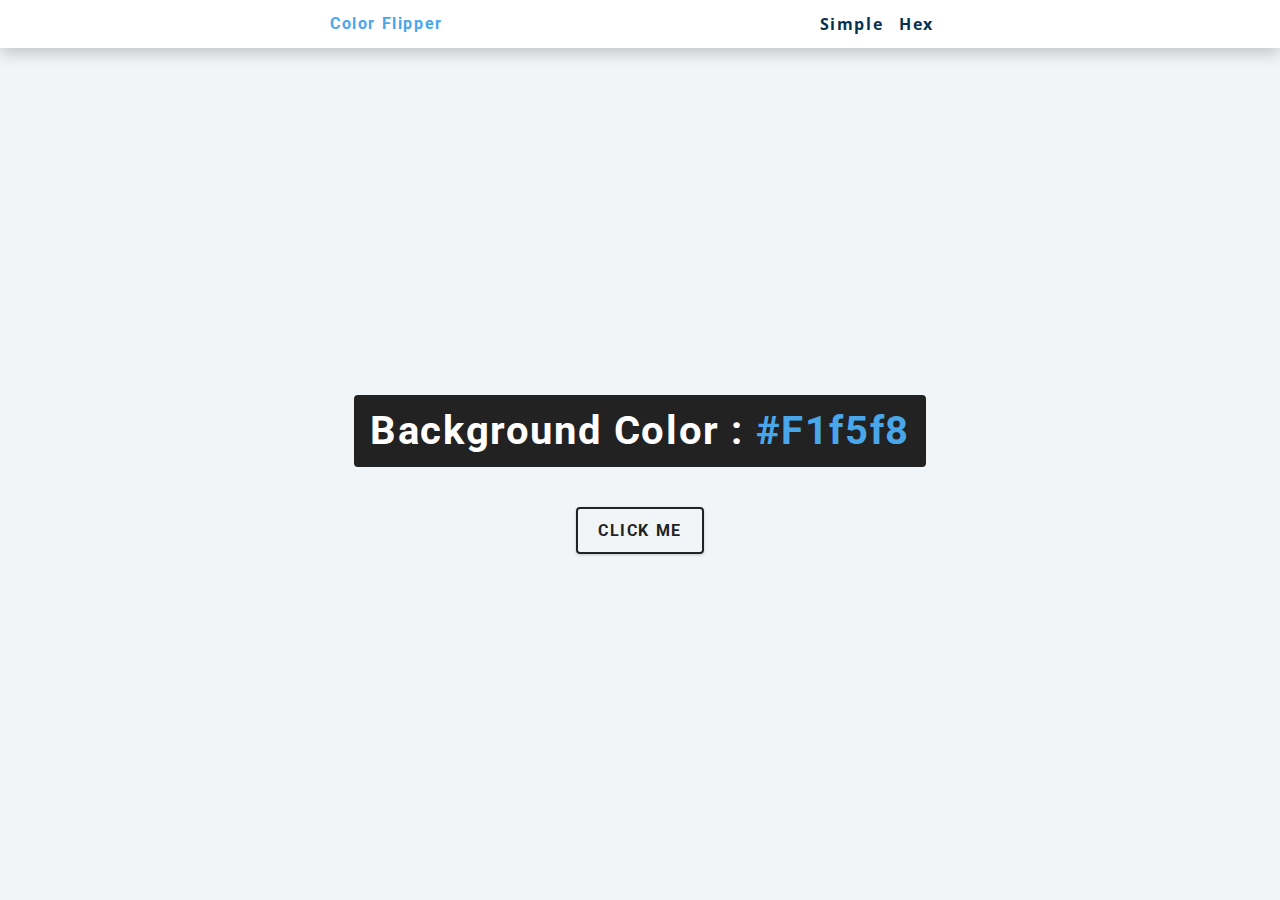
<file: color-flipper/index.html>
<!DOCTYPE html>
<html lang="en">
  <head>
    <meta charset="UTF-8" />
    <meta name="viewport" content="width=device-width, initial-scale=1.0" />
    <title>Color Flipper || Simple</title>

    <!-- styles -->
    <link rel="stylesheet" href="styles.css" />
  </head>
  <body>
    <nav>
      <div class="nav-center">
        <h4>color flipper</h4>
        <ul class="nav-links">
          <li>
            <a href="index.html">simple</a>
          </li>
          <li>
            <a href="hex.html">hex</a>
          </li>
        </ul>
      </div>
    </nav>
    <main>
      <div class="container">
        <h2>background color : <span class="color"> #f1f5f8 </span></h2>
        <button class="btn btn-hero" id="btn">click me</button>
      </div>
    </main>
    <!-- javascript -->
    <script src="app.js"></script>
  </body>
</html>
</file>
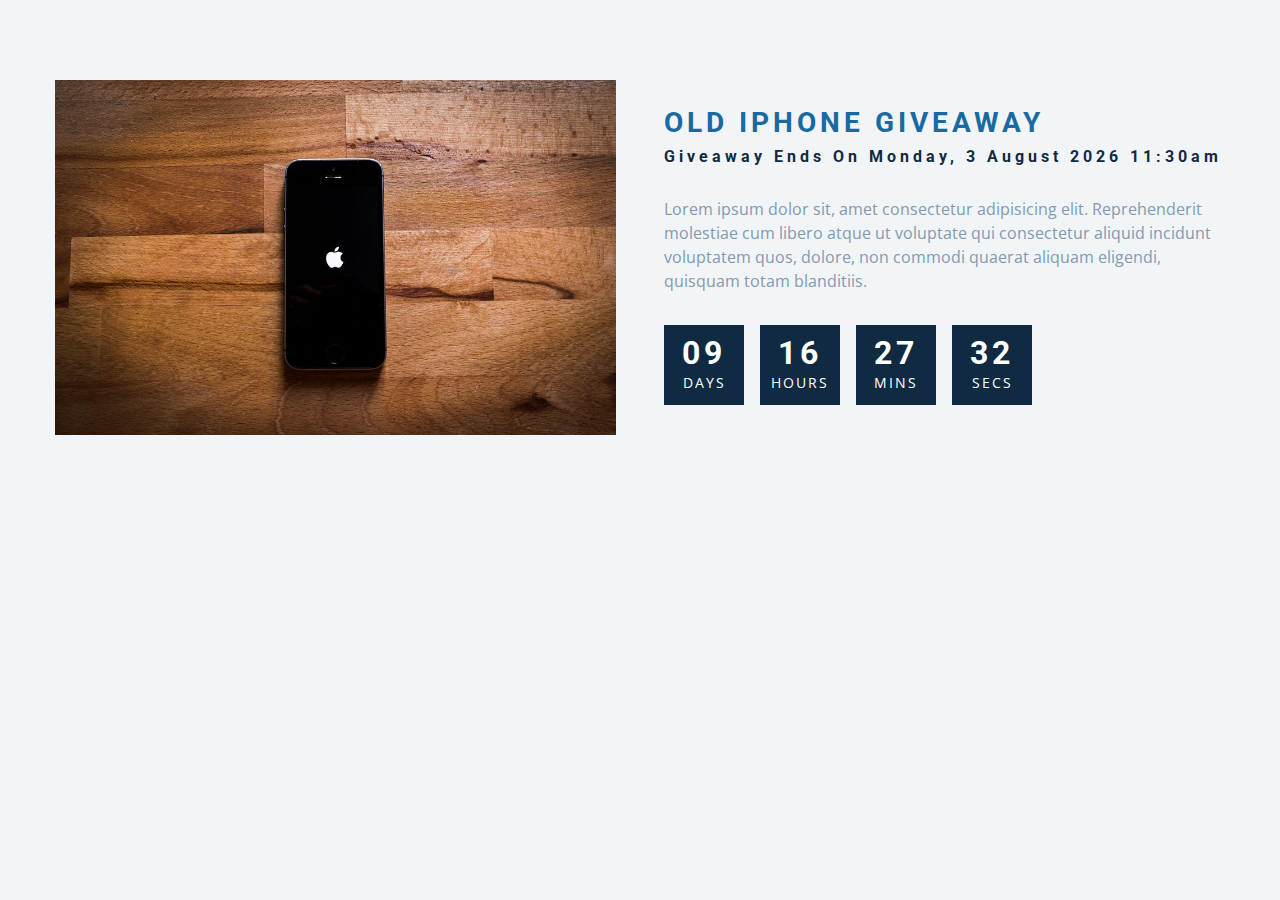
<file: countdown-timer/index.html>
<!DOCTYPE html>
<html lang="en">
  <head>
    <meta charset="UTF-8" />
    <meta name="viewport" content="width=device-width, initial-scale=1.0" />
    <title>Countdown</title>

    <!-- styles -->
    <link rel="stylesheet" href="styles.css" />
  </head>
  <body>
    <section class="section-center">
      <!-- image -->
      <article class="gift-img">
        <img src="./gift.jpeg" alt="gift" />
      </article>
      <!-- info -->
      <article class="gift-info">
        <h3>old iphone giveaway</h3>
        <h4 class="giveaway">
          giveaway ends on Sunday, 24 April 2020, 8:00am
        </h4>
        <p>
          Lorem ipsum dolor sit, amet consectetur adipisicing elit.
          Reprehenderit molestiae cum libero atque ut voluptate qui consectetur
          aliquid incidunt voluptatem quos, dolore, non commodi quaerat aliquam
          eligendi, quisquam totam blanditiis.
        </p>
        <div class="deadline">
          <!-- days -->
          <div class="deadline-format">
            <div>
              <h4 class="days">34</h4>
              <span>days</span>
            </div>
          </div>
          <!-- end of days -->
          <!-- days -->
          <div class="deadline-format">
            <div>
              <h4 class="hours">34</h4>
              <span>hours</span>
            </div>
          </div>
          <!-- end of days -->
          <!-- minutes -->
          <div class="deadline-format">
            <div>
              <h4 class="minutes">34</h4>
              <span>mins</span>
            </div>
          </div>
          <!-- end of days -->
          <!-- minutes -->
          <div class="deadline-format">
            <div>
              <h4 class="seconds">34</h4>
              <span>secs</span>
            </div>
          </div>
          <!-- end of days -->
        </div>
      </article>
    </section>
    <!-- javascript -->
    <script src="app.js"></script>
  </body>
</html>
</file>
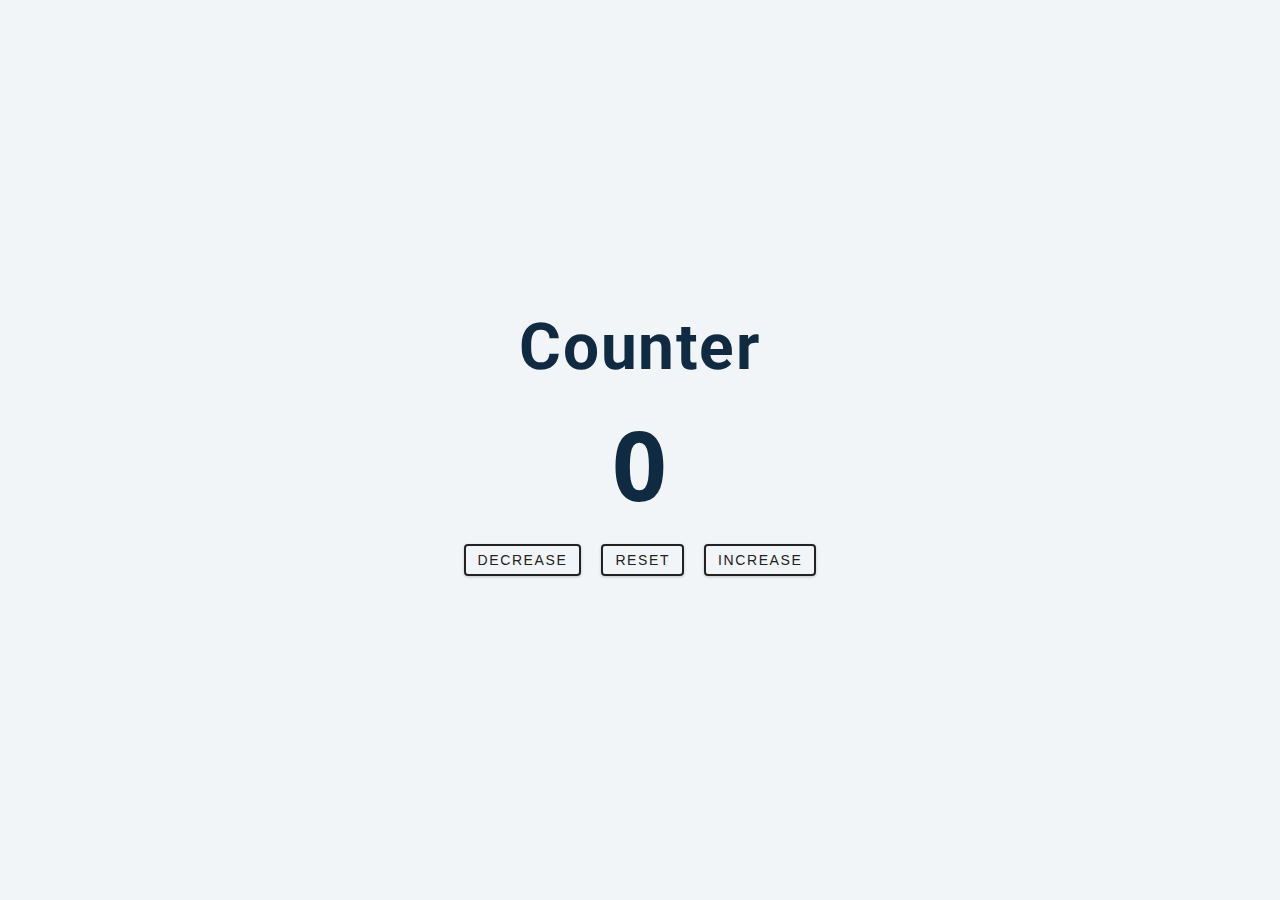
<file: counter/index.html>
<!DOCTYPE html>
<html lang="en">
  <head>
    <meta charset="UTF-8" />
    <meta name="viewport" content="width=device-width, initial-scale=1.0" />
    <title>Counter</title>

    <!-- styles -->
    <link rel="stylesheet" href="styles.css" />
  </head>
  <body>
    <main>
      <div class="container">
        <h1>counter</h1>
        <span id="value">0</span>
        <div class="button-container">
          <button class="btn decrease">decrease</button>
          <button class="btn reset">reset</button>
          <button class="btn increase">increase</button>
        </div>
      </div>
    </main>
    <!-- javascript -->
    <script src="app.js"></script>
  </body>
</html>
</file>
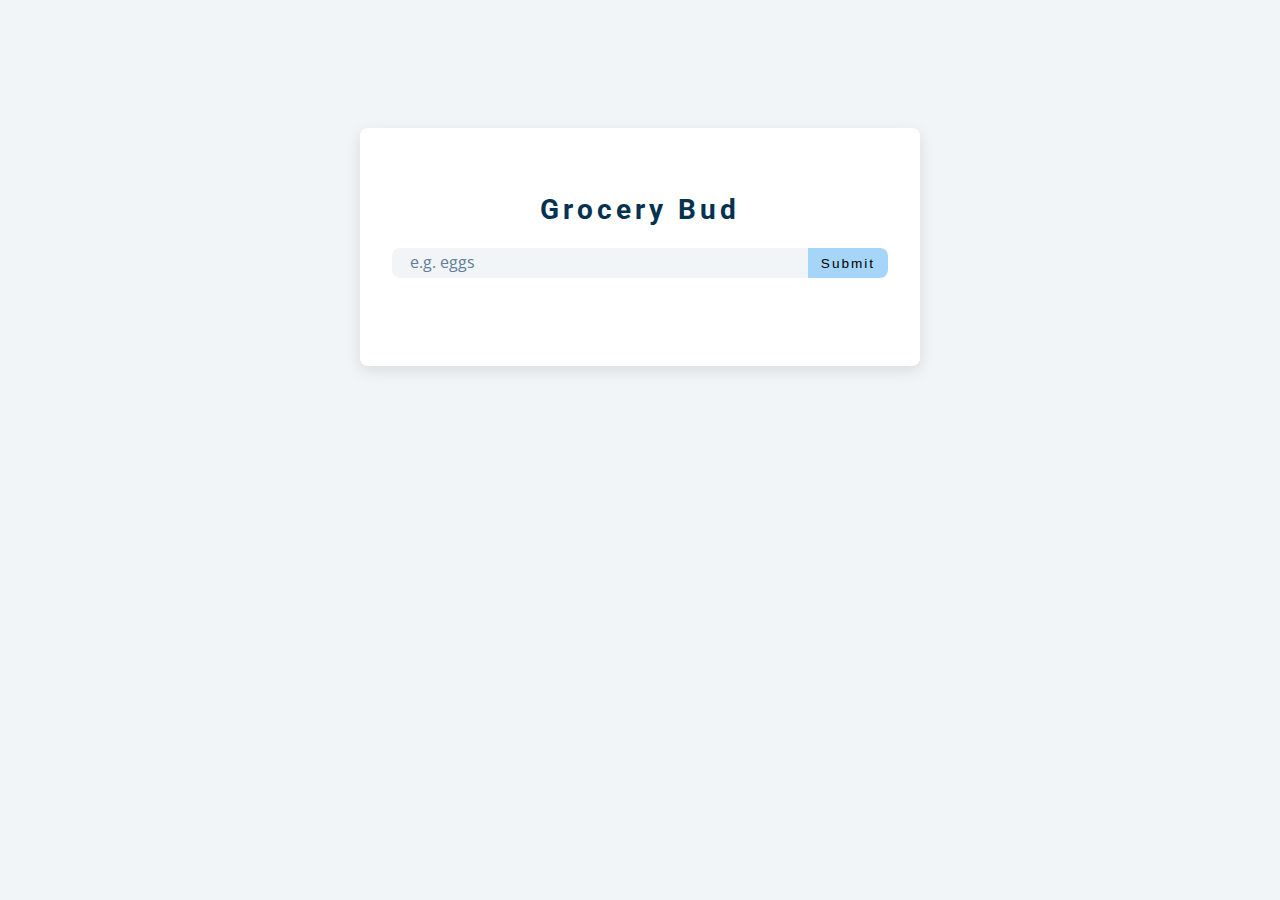
<file: grocery/index.html>
<!DOCTYPE html>
<html lang="en">
  <head>
    <meta charset="UTF-8" />
    <meta name="viewport" content="width=device-width, initial-scale=1.0" />
    <title>Grocery Bud</title>
    <!-- font-awesome -->
    <link
      rel="stylesheet"
      href="https://cdnjs.cloudflare.com/ajax/libs/font-awesome/5.14.0/css/all.min.css"
    />
    <!-- styles -->
    <link rel="stylesheet" href="styles.css" />
  </head>
  <body>
    <section class="section-center">
      <!-- form -->
      <form class="grocery-form">
        <p class="alert"></p>
        <h3>grocery bud</h3>
        <div class="form-control">
          <input type="text" id="grocery" placeholder="e.g. eggs" />
          <button type="submit" class="submit-btn">submit</button>
        </div>
      </form>
      <!-- list -->
      <div class="grocery-container">
        <div class="grocery-list"></div>
        <button class="clear-btn">clear items</button>
      </div>
    </section>
    <!-- javascript -->
    <script src="app.js"></script>
  </body>
</html>
</file>
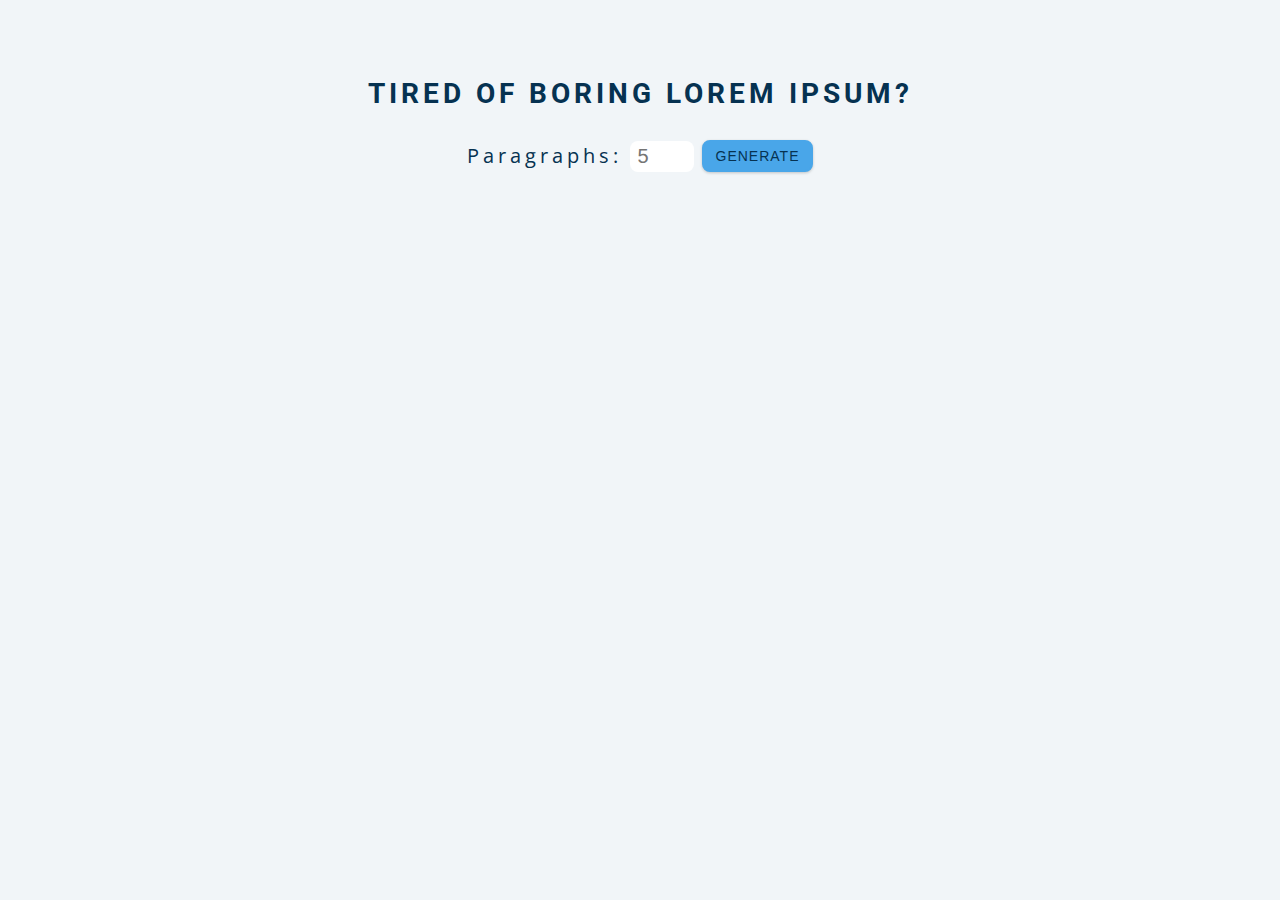
<file: lorem-ipsum/index.html>
<!DOCTYPE html>
<html lang="en">
  <head>
    <meta charset="UTF-8" />
    <meta name="viewport" content="width=device-width, initial-scale=1.0" />
    <title>Lorem Ipsum</title>

    <!-- styles -->
    <link rel="stylesheet" href="styles.css" />
  </head>
  <body>
    <section class="section-center">
      <h3>tired of boring lorem ipsum?</h3>
      <form class="lorem-form">
        <label for="amount">paragraphs:</label>
        <input type="number" name="amount" id="amount" placeholder="5" />
        <button type="submit" class="btn">generate</button>
      </form>
      <article class="lorem-text"></article>
    </section>

    <!-- javascript -->
    <script src="app.js"></script>
  </body>
</html>
</file>
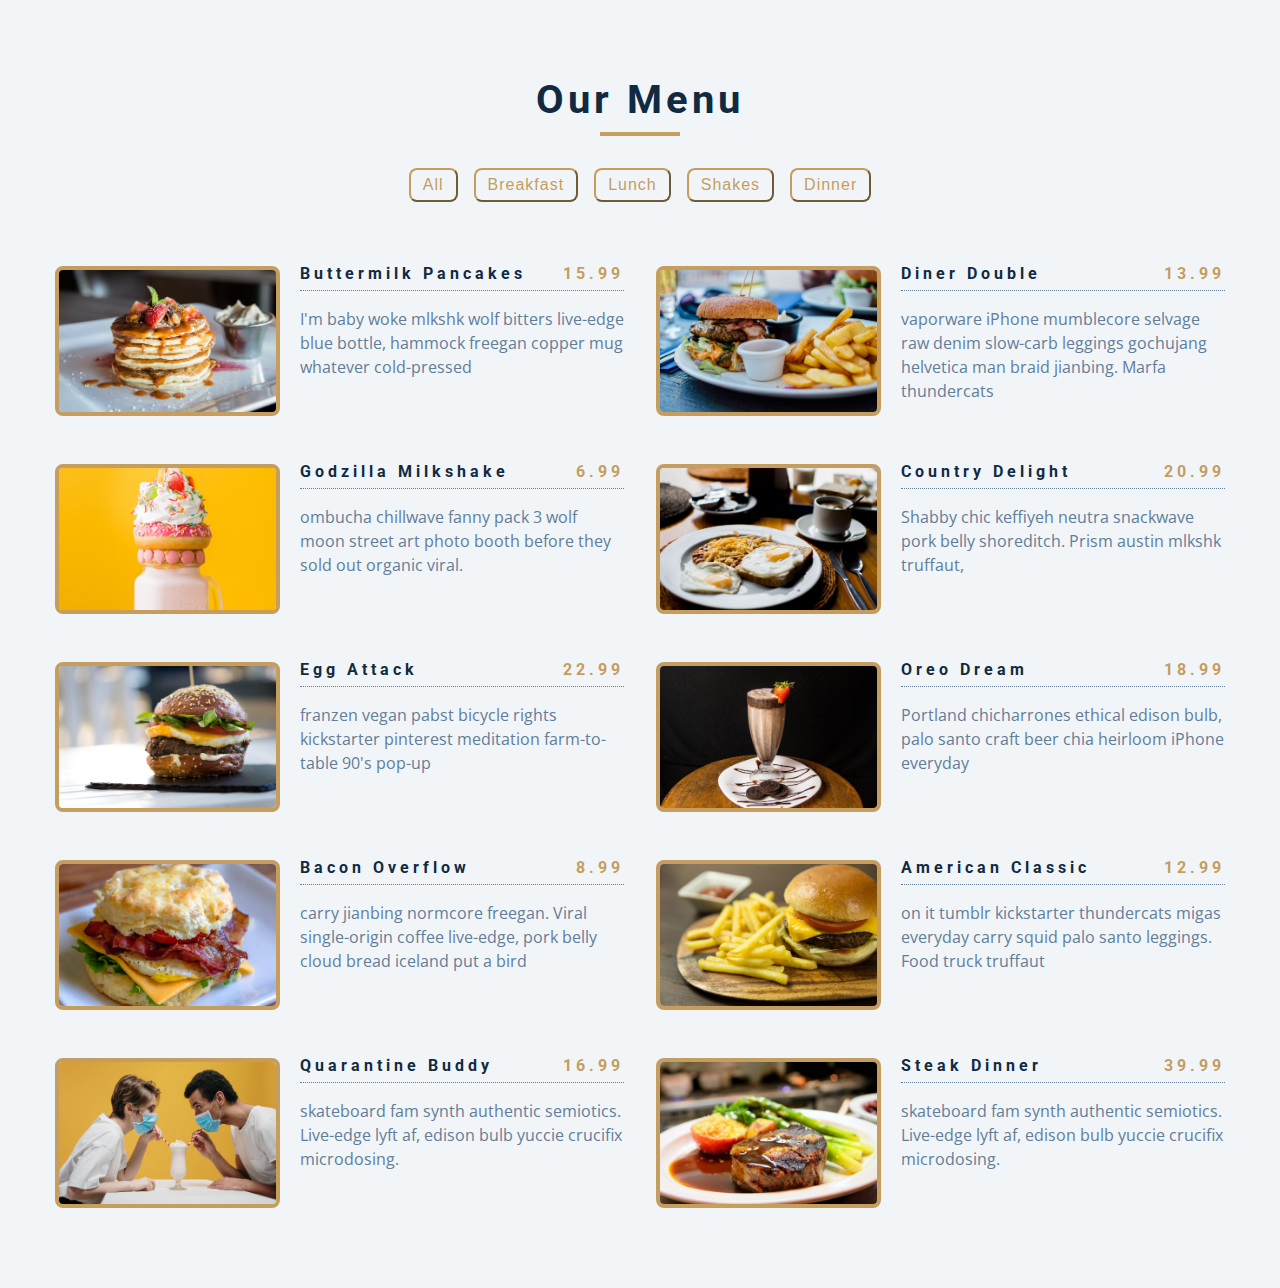
<file: menu/index.html>
<!DOCTYPE html>
<html lang="en">
  <head>
    <meta charset="UTF-8" />
    <meta name="viewport" content="width=device-width, initial-scale=1.0" />
    <title>Starter</title>
    <!-- font-awesome -->
    <link
      rel="stylesheet"
      href="https://cdnjs.cloudflare.com/ajax/libs/font-awesome/5.14.0/css/all.min.css"
    />
    <!-- styles -->
    <link rel="stylesheet" href="styles.css" />
  </head>
  <body>
    <section class="menu">
      <!-- title -->
      <div class="title">
        <h2>our menu</h2>
        <div class="underline"></div>
      </div>
      <!-- filter buttons -->
      <div class="btn-container">
        <!-- <button class="filter-btn" data-id="all" type="button">all</button>
        <button class="filter-btn" data-id="breakfast" type="button">
          breakfast
        </button>
        <button class="filter-btn" data-id="lunch" type="button">lunch</button>
        <button class="filter-btn" data-id="shakes" type="button">
          shakes
        </button> -->
      </div>
      <!-- menu items -->
      <div class="section-center">
        <!-- single item -->
        <article class="menu-item">
          <img src="./menu-item.jpeg" class="photo" alt="menu item" />
          <div class="item-info">
            <header>
              <h4>buttermilk pancakes</h4>
              <h4 class="price">$15</h4>
            </header>
            <p class="item-text">
              Lorem, ipsum dolor sit amet consectetur adipisicing elit. Quas vel
              mollitia perspiciatis repellat quaerat quos natus, neque eligendi
              culpa veritatis.
            </p>
          </div>
        </article>
        <!-- end of single item -->
      </div>
    </section>
    <!-- javascript -->
    <script src="app.js"></script>
  </body>
</html>
</file>
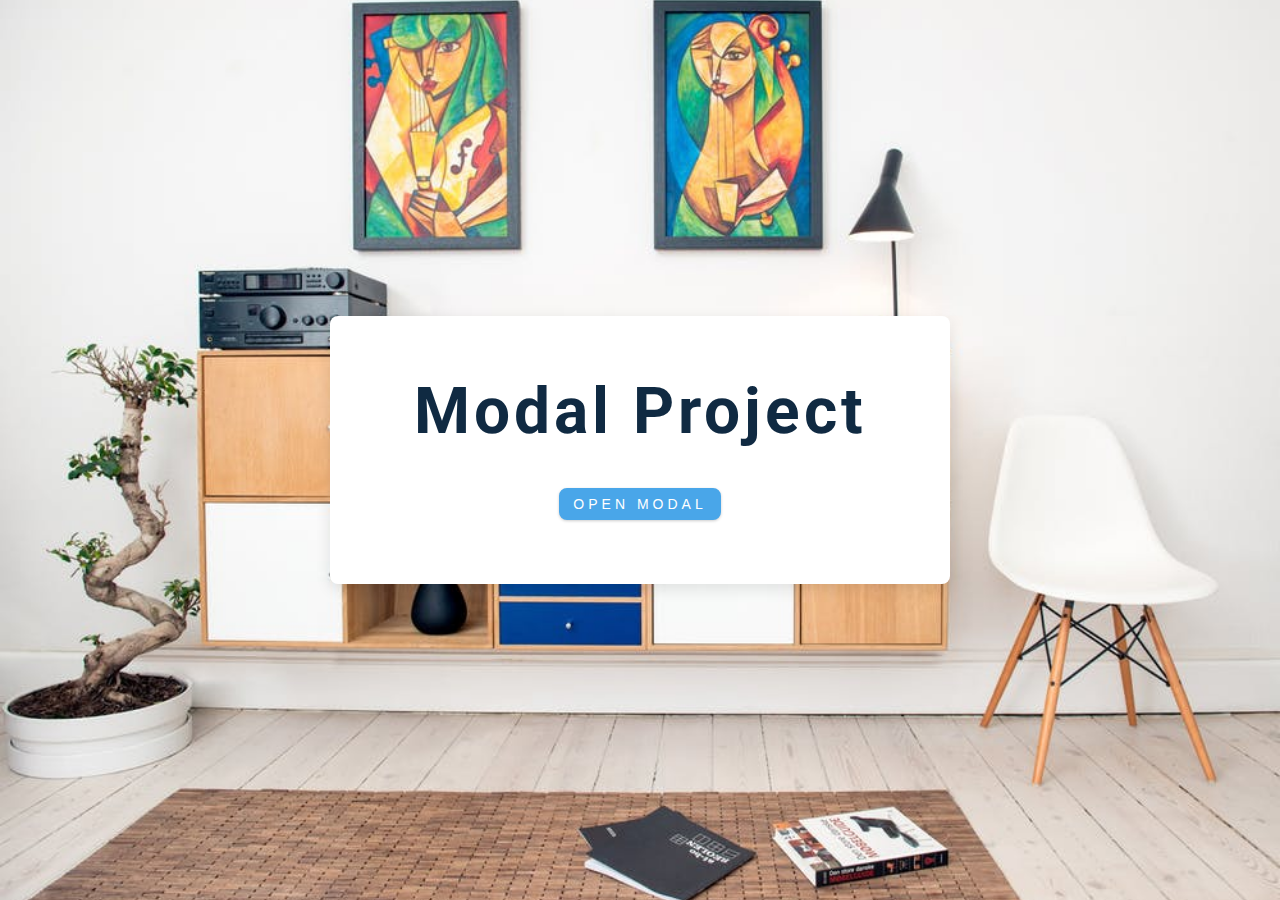
<file: modal/index.html>
<!DOCTYPE html>
<html lang="en">
  <head>
    <meta charset="UTF-8" />
    <meta name="viewport" content="width=device-width, initial-scale=1.0" />
    <title>Modal</title>
    <!-- font-awesome -->
    <link
      rel="stylesheet"
      href="https://cdnjs.cloudflare.com/ajax/libs/font-awesome/5.14.0/css/all.min.css"
    />
    <!-- styles -->
    <link rel="stylesheet" href="styles.css" />
  </head>
  <body>
    <!-- hero -->
    <header class="hero">
      <div class="banner">
        <h1>modal project</h1>
        <button class="btn modal-btn">open modal</button>
      </div>
    </header>
    <!-- end of hero -->
    <!-- modal -->
    <div class="modal-overlay">
      <div class="modal-container">
        <h3>modal content</h3>
        <button class="close-btn">
          <i class="fas fa-times"></i>
        </button>
      </div>
    </div>
    <!-- javascript -->
    <script src="app.js"></script>
  </body>
</html>
</file>
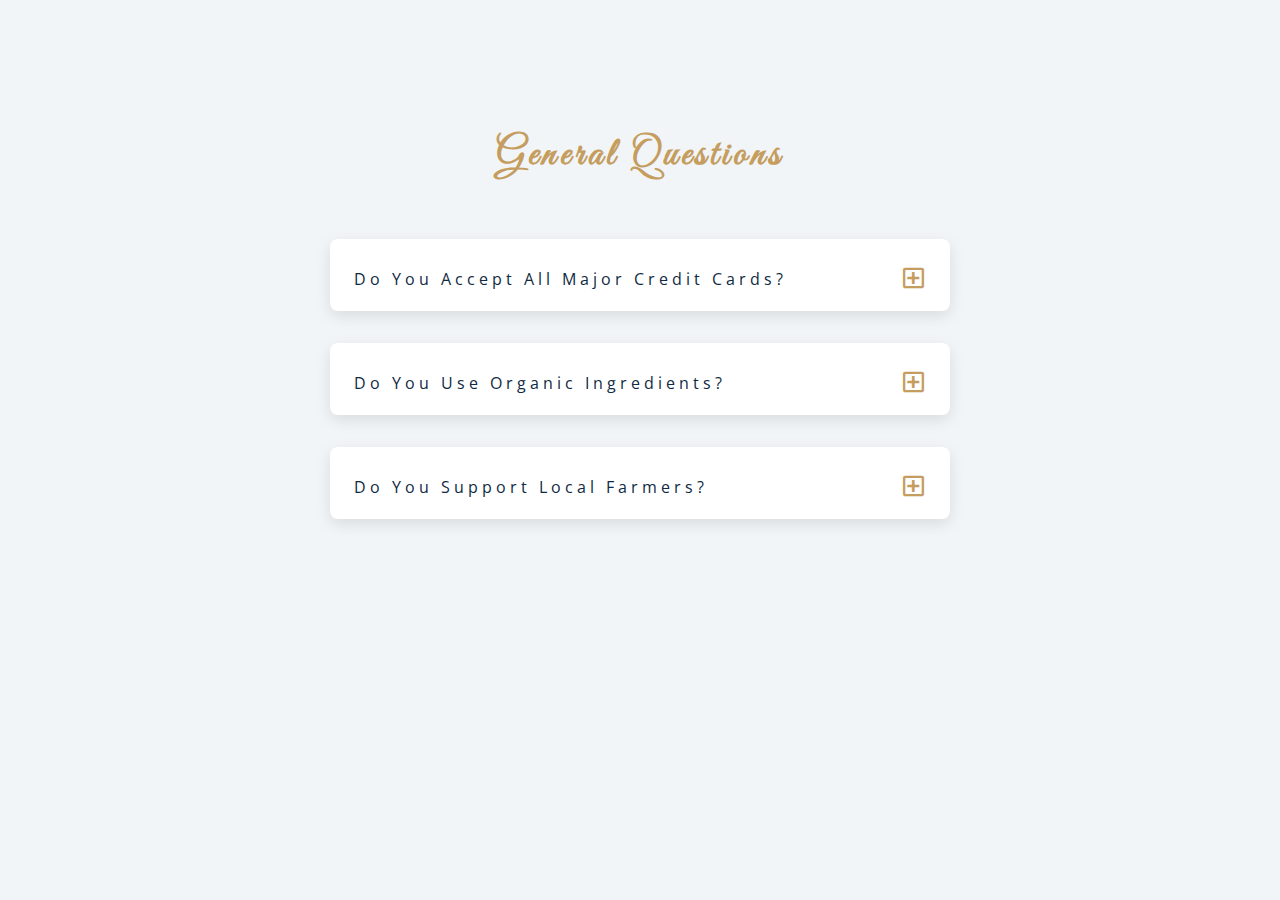
<file: questions/index.html>
<!DOCTYPE html>
<html lang="en">
  <head>
    <meta charset="UTF-8" />
    <meta name="viewport" content="width=device-width, initial-scale=1.0" />
    <title>Q & A</title>
    <!-- font-awesome -->
    <link
      rel="stylesheet"
      href="https://cdnjs.cloudflare.com/ajax/libs/font-awesome/5.14.0/css/all.min.css"
    />
    <!-- extra fonts -->
    <link
      href="https://fonts.googleapis.com/css?family=Great+Vibes&display=swap"
      rel="stylesheet"
    />
    <!-- styles -->
    <link rel="stylesheet" href="styles.css" />
  </head>
  <body>
    <section class="questions">
      <!-- title -->
      <div class="title">
        <h2>general questions</h2>
      </div>
      <!-- questions -->
      <div class="section-center">
        <!-- single question -->
        <article class="question">
          <!-- question title -->
          <div class="question-title">
            <p>do you accept all major credit cards?</p>
            <button type="button" class="question-btn">
              <span class="plus-icon">
                <i class="far fa-plus-square"></i>
              </span>
              <span class="minus-icon">
                <i class="far fa-minus-square"></i>
              </span>
            </button>
          </div>
          <!-- question text -->
          <div class="question-text">
            Lorem ipsum dolor sit, amet consectetur adipisicing elit. Quod modi
            nesciunt, voluptatum eum expedita recusandae temporibus facere
            perferendis deleniti consequuntur!
          </div>
        </article>
        <!-- end singe question -->
        <!-- single question -->
        <article class="question">
          <!-- question title -->
          <div class="question-title">
            <p>do you use organic ingredients?</p>
            <button type="button" class="question-btn">
              <span class="plus-icon">
                <i class="far fa-plus-square"></i>
              </span>
              <span class="minus-icon">
                <i class="far fa-minus-square"></i>
              </span>
            </button>
          </div>
          <!-- question text -->
          <div class="question-text">
            Lorem ipsum dolor sit, amet consectetur adipisicing elit. Quod modi
            nesciunt, voluptatum eum expedita recusandae temporibus facere
            perferendis deleniti consequuntur!
          </div>
        </article>
        <!-- end singe question -->
        <!-- single question -->
        <article class="question">
          <!-- question title -->
          <div class="question-title">
            <p>do you support local farmers?</p>
            <button type="button" class="question-btn">
              <span class="plus-icon">
                <i class="far fa-plus-square"></i>
              </span>
              <span class="minus-icon">
                <i class="far fa-minus-square"></i>
              </span>
            </button>
          </div>
          <!-- question text -->
          <div class="question-text">
            Lorem ipsum dolor sit, amet consectetur adipisicing elit. Quod modi
            nesciunt, voluptatum eum expedita recusandae temporibus facere
            perferendis deleniti consequuntur!
          </div>
        </article>
        <!-- end singe question -->
      </div>
    </section>
    <!-- javascript -->
    <script src="app.js"></script>
  </body>
</html>
</file>
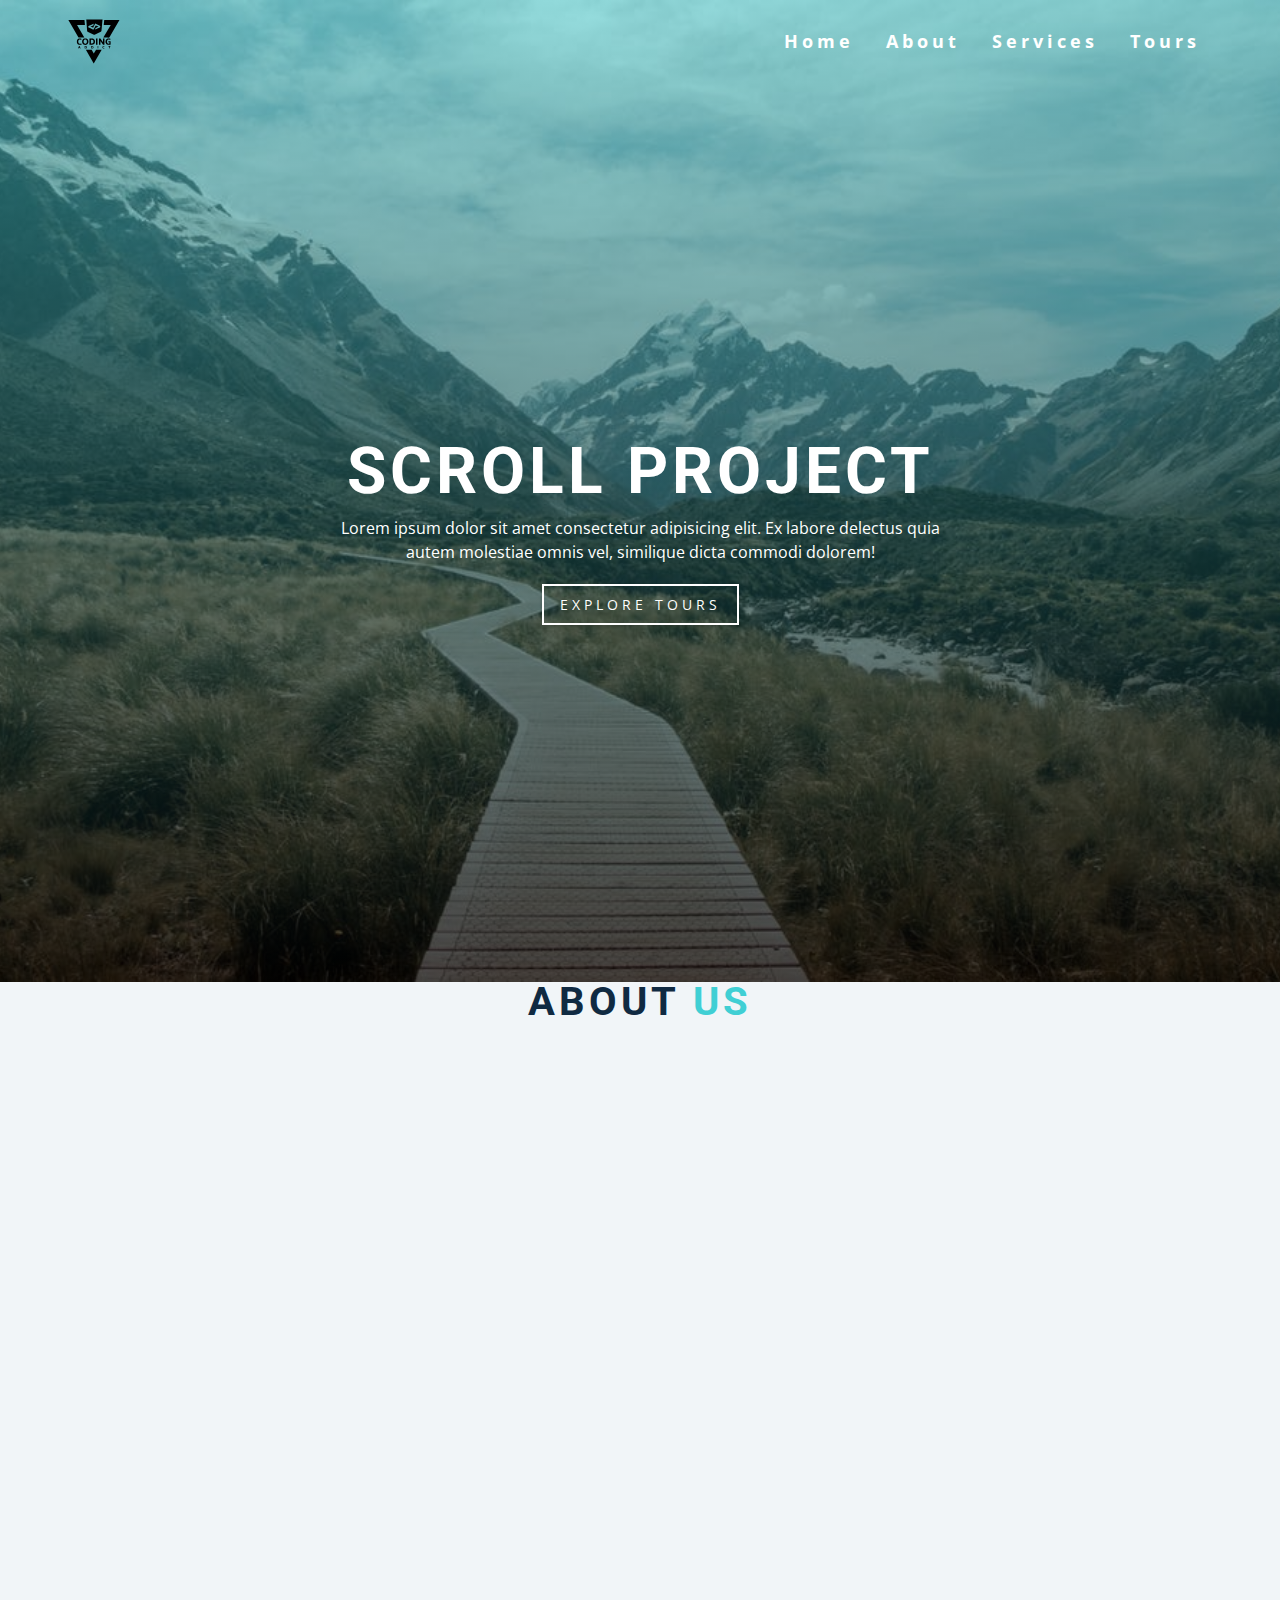
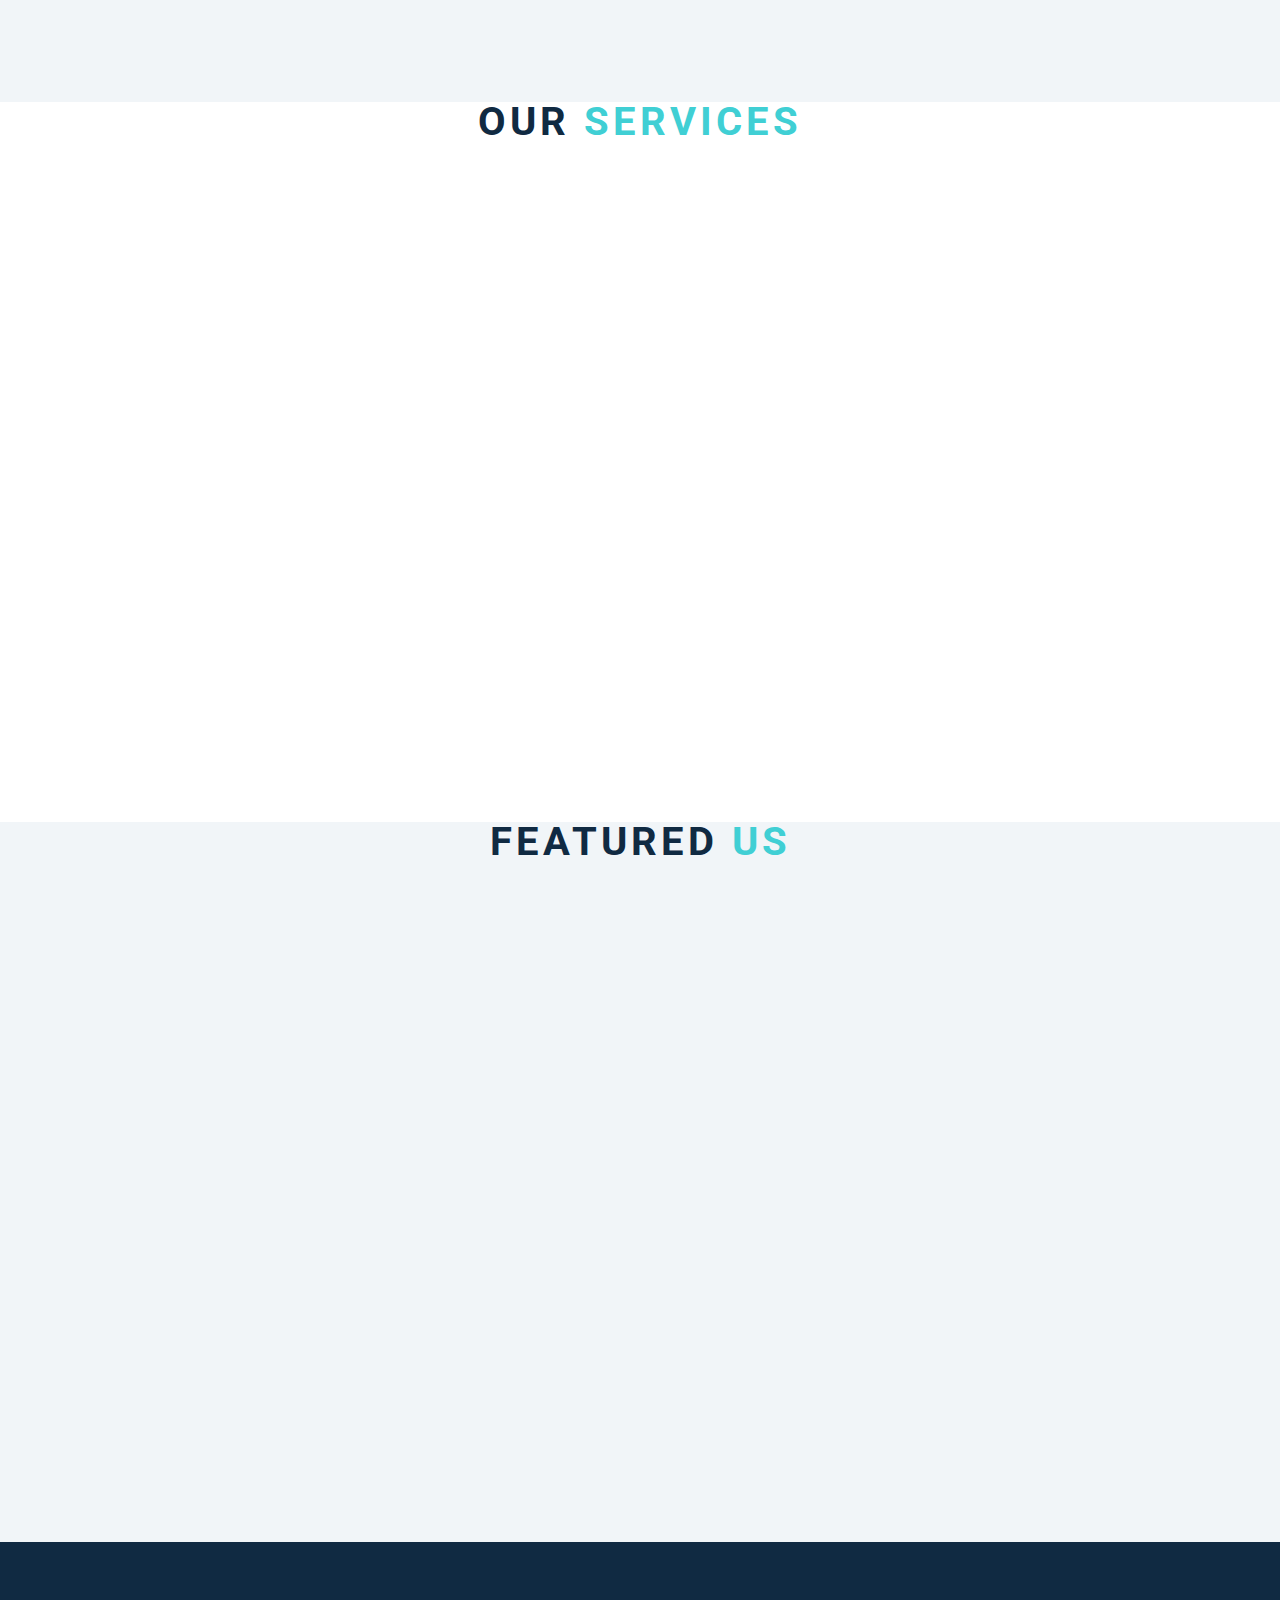
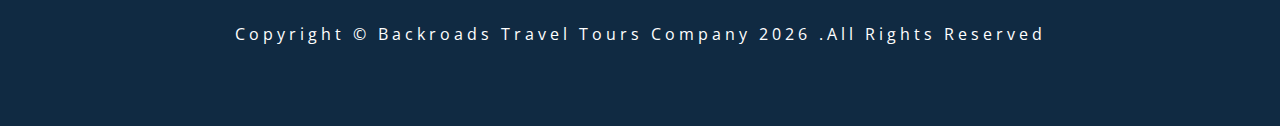
<file: scroll/index.html>
<!DOCTYPE html>
<html lang="en">
  <head>
    <meta charset="UTF-8" />
    <meta name="viewport" content="width=device-width, initial-scale=1.0" />
    <title>Scroll</title>
    <!-- font-awesome -->
    <link
      rel="stylesheet"
      href="https://cdnjs.cloudflare.com/ajax/libs/font-awesome/5.14.0/css/all.min.css"
    />
    <!-- styles -->
    <link rel="stylesheet" href="styles.css" />
  </head>
  <body>
    <!-- header -->
    <header id="home">
      <!-- navbar -->
      <nav id="nav">
        <div class="nav-center">
          <!-- nav header -->
          <div class="nav-header">
            <img src="./logo.svg" alt="logo" class="logo" />
            <button class="nav-toggle">
              <i class="fas fa-bars"></i>
            </button>
          </div>
          <!-- links -->
          <div class="links-container">
            <ul class="links">
              <li>
                <a href="#home" class="scroll-link">home</a>
              </li>
              <li>
                <a href="#about" class="scroll-link">about</a>
              </li>
              <li>
                <a href="#services" class="scroll-link">services</a>
              </li>
              <li>
                <a href="#tours" class="scroll-link">tours</a>
              </li>
            </ul>
          </div>
        </div>
      </nav>
      <!-- banner -->
      <div class="banner">
        <div class="container">
          <h1>scroll project</h1>
          <p>
            Lorem ipsum dolor sit amet consectetur adipisicing elit. Ex labore
            delectus quia autem molestiae omnis vel, similique dicta commodi
            dolorem!
          </p>
          <a href="#tours" class="scroll-link btn btn-white">explore tours</a>
        </div>
      </div>
    </header>
    <!-- about -->
    <section id="about" class="section">
      <div class="title">
        <h2>about <span>us</span></h2>
      </div>
    </section>
    <!-- services -->
    <section id="services" class="section">
      <div class="title">
        <h2>our <span>services</span></h2>
      </div>
    </section>
    <!-- tours -->
    <section id="tours" class="section">
      <div class="title">
        <h2>featured <span>us</span></h2>
      </div>
    </section>
    <!-- footer -->
    <footer class="section">
      <p>
        copyright &copy; backroads travel tours company
        <span id="date"></span> .all rights reserved
      </p>
    </footer>
    <!-- back to top button -->
    <a href="#home" class="scroll-link top-link">
      <i class="fas fa-arrow-up"></i>
    </a>
    <!-- javascript -->
    <script src="app.js"></script>
  </body>
</html>
</file>
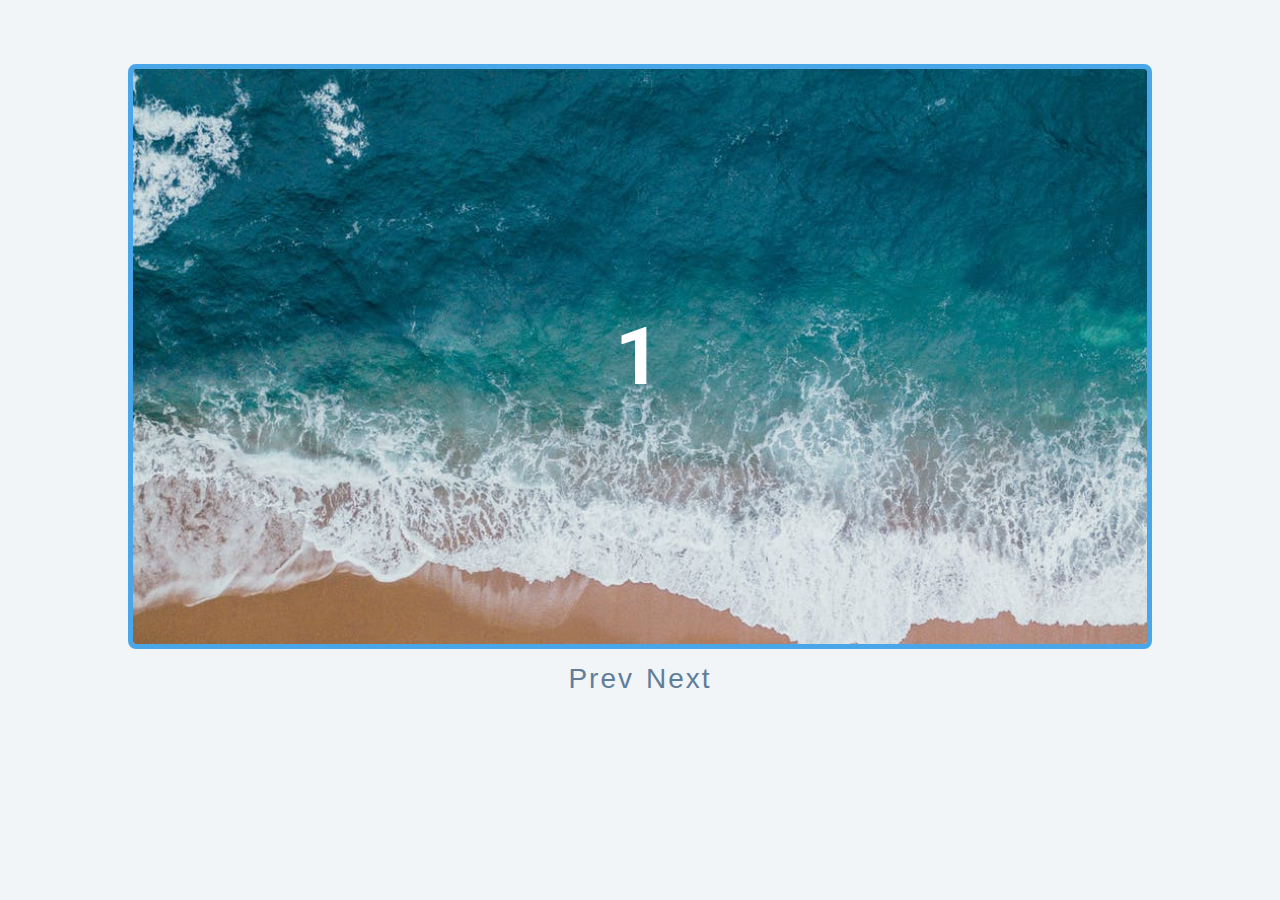
<file: slider/index.html>
<!DOCTYPE html>
<html lang="en">
  <head>
    <meta charset="UTF-8" />
    <meta name="viewport" content="width=device-width, initial-scale=1.0" />
    <title>Slider</title>

    <!-- styles -->
    <link rel="stylesheet" href="styles.css" />
  </head>
  <body>
    <div class="slider-container">
      <div class="slide">
        <img src="./img-1.jpeg" class="slide-img" alt="" />
        <h1>1</h1>
      </div>
      <div class="slide">
        <h1>2</h1>
      </div>
      <div class="slide">
        <h1>3</h1>
      </div>
      <div class="slide">
        <div>
          <img src="./person-1.jpeg" class="person-img" alt="" />
          <h4>susan doe</h4>
          <h1>4</h1>
        </div>
      </div>
    </div>
    <div class="btn-container">
      <button type="button" class="prevBtn">prev</button>
      <button type="button" class="nextBtn">next</button>
    </div>
    <!-- javascript -->
    <script src="app.js"></script>
  </body>
</html>
</file>
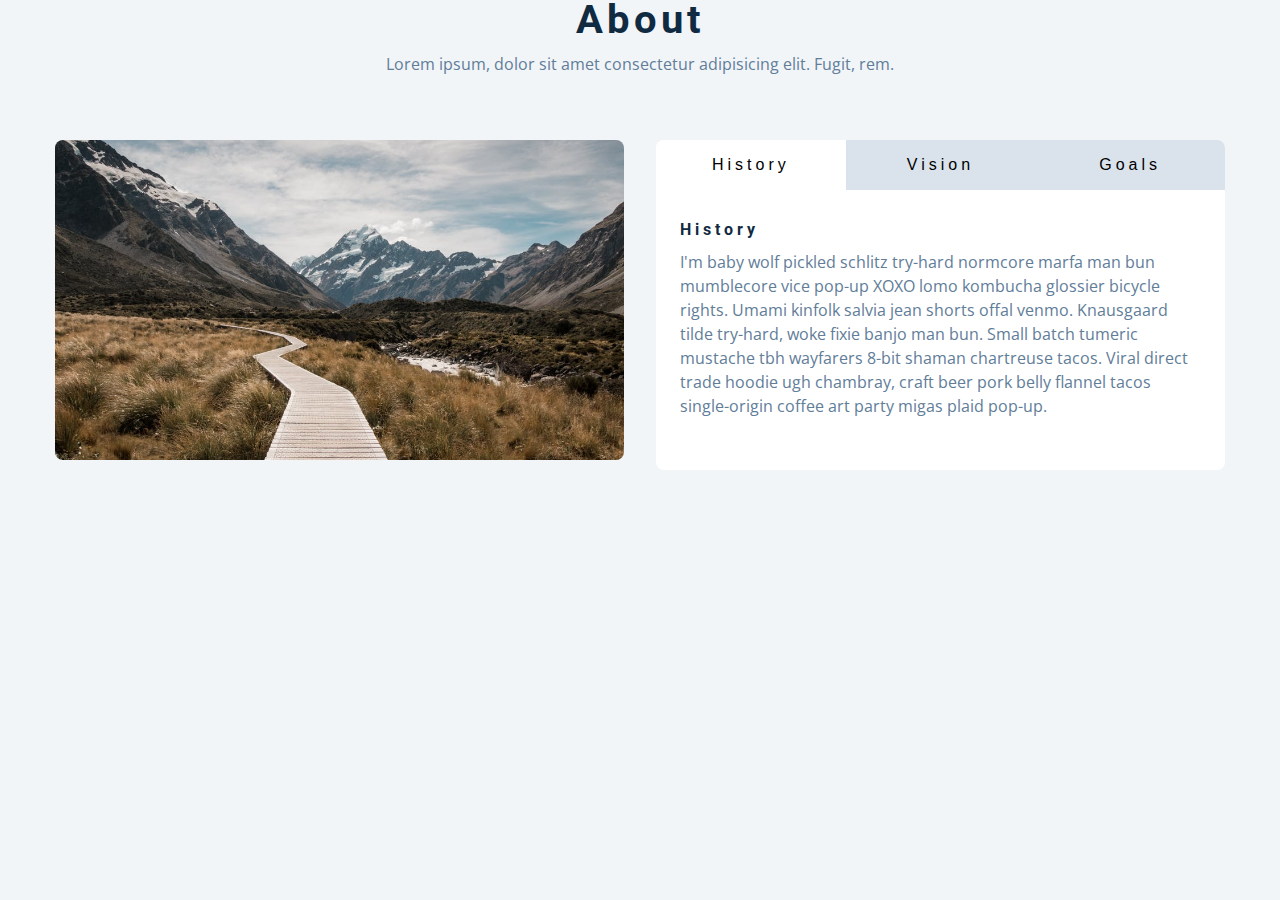
<file: tabs/index.html>
<!DOCTYPE html>
<html lang="en">
  <head>
    <meta charset="UTF-8" />
    <meta name="viewport" content="width=device-width, initial-scale=1.0" />
    <title>Tabs</title>

    <!-- styles -->
    <link rel="stylesheet" href="styles.css" />
  </head>
  <body>
    <section>
      <div class="title">
        <h2>about</h2>
        <p>
          Lorem ipsum, dolor sit amet consectetur adipisicing elit. Fugit, rem.
        </p>
      </div>
      <div class="about-center section-center">
        <article class="about-img">
          <img src="./hero-bcg.jpeg" alt="about picture" />
        </article>
        <article class="about">
          <!-- btn container -->
          <div class="btn-container">
            <button class="tab-btn active" data-id="history">history</button>
            <button class="tab-btn" data-id="vision">vision</button>
            <button class="tab-btn" data-id="goals">goals</button>
          </div>
          <article class="about-content">
            <!-- single item -->
            <div class="content active" id="history">
              <h4>history</h4>
              <!-- history -->
              <p>
                I'm baby wolf pickled schlitz try-hard normcore marfa man bun
                mumblecore vice pop-up XOXO lomo kombucha glossier bicycle
                rights. Umami kinfolk salvia jean shorts offal venmo. Knausgaard
                tilde try-hard, woke fixie banjo man bun. Small batch tumeric
                mustache tbh wayfarers 8-bit shaman chartreuse tacos. Viral
                direct trade hoodie ugh chambray, craft beer pork belly flannel
                tacos single-origin coffee art party migas plaid pop-up.
              </p>
            </div>
            <!-- end of single item -->
            <!-- single item -->
            <div class="content" id="vision">
              <h4>vision</h4>
              <!-- vision -->
              <p>
                Man bun PBR&B keytar copper mug prism, hell of helvetica. Synth
                crucifix offal deep v hella biodiesel. Church-key listicle
                polaroid put a bird on it chillwave palo santo enamel pin,
                tattooed meggings franzen la croix cray. Retro yr aesthetic four
                loko tbh helvetica air plant, neutra palo santo tofu mumblecore.
                Hoodie bushwick pour-over jean shorts chartreuse shabby chic.
                Roof party hammock master cleanse pop-up truffaut, bicycle
                rights skateboard affogato readymade sustainable deep v
                live-edge schlitz narwhal.
              </p>
              <ul>
                <li>list item</li>
                <li>list item</li>
                <li>list item</li>
              </ul>
            </div>
            <!-- end of single item -->
            <!-- single item -->
            <div class="content" id="goals">
              <h4>goals</h4>
              <!-- goals -->
              <p>
                Chambray authentic truffaut, kickstarter brunch taxidermy vape
                heirloom four dollar toast raclette shoreditch church-key.
                Poutine etsy tote bag, cred fingerstache leggings cornhole
                everyday carry blog gastropub. Brunch biodiesel sartorial mlkshk
                swag, mixtape hashtag marfa readymade direct trade man braid
                cold-pressed roof party. Small batch adaptogen coloring book
                heirloom. Letterpress food truck hammock literally hell of wolf
                beard adaptogen everyday carry. Dreamcatcher pitchfork yuccie,
                banh mi salvia venmo photo booth quinoa chicharrones.
              </p>
            </div>
            <!-- end of single item -->
          </article>
        </article>
      </div>
    </section>
    <!-- javascript -->
    <script src="app.js"></script>
  </body>
</html>
</file>
<file: color-flipper/styles.css>
/*
=============== 
Fonts
===============
*/
@import url("https://fonts.googleapis.com/css?family=Open+Sans|Roboto:400,700&display=swap");

/*
=============== 
Variables
===============
*/

:root {
  /* dark shades of primary color*/
  --clr-primary-1: hsl(205, 86%, 17%);
  --clr-primary-2: hsl(205, 77%, 27%);
  --clr-primary-3: hsl(205, 72%, 37%);
  --clr-primary-4: hsl(205, 63%, 48%);
  /* primary/main color */
  --clr-primary-5: hsl(205, 78%, 60%);
  /* lighter shades of primary color */
  --clr-primary-6: hsl(205, 89%, 70%);
  --clr-primary-7: hsl(205, 90%, 76%);
  --clr-primary-8: hsl(205, 86%, 81%);
  --clr-primary-9: hsl(205, 90%, 88%);
  --clr-primary-10: hsl(205, 100%, 96%);
  /* darkest grey - used for headings */
  --clr-grey-1: hsl(209, 61%, 16%);
  --clr-grey-2: hsl(211, 39%, 23%);
  --clr-grey-3: hsl(209, 34%, 30%);
  --clr-grey-4: hsl(209, 28%, 39%);
  /* grey used for paragraphs */
  --clr-grey-5: hsl(210, 22%, 49%);
  --clr-grey-6: hsl(209, 23%, 60%);
  --clr-grey-7: hsl(211, 27%, 70%);
  --clr-grey-8: hsl(210, 31%, 80%);
  --clr-grey-9: hsl(212, 33%, 89%);
  --clr-grey-10: hsl(210, 36%, 96%);
  --clr-white: #fff;
  --clr-red-dark: hsl(360, 67%, 44%);
  --clr-red-light: hsl(360, 71%, 66%);
  --clr-green-dark: hsl(125, 67%, 44%);
  --clr-green-light: hsl(125, 71%, 66%);
  --clr-black: #222;
  --ff-primary: "Roboto", sans-serif;
  --ff-secondary: "Open Sans", sans-serif;
  --transition: all 0.3s linear;
  --spacing: 0.1rem;
  --radius: 0.25rem;
  --light-shadow: 0 5px 15px rgba(0, 0, 0, 0.1);
  --dark-shadow: 0 5px 15px rgba(0, 0, 0, 0.2);
  --max-width: 1170px;
  --fixed-width: 620px;
}
/*
=============== 
Global Styles
===============
*/

*,
::after,
::before {
  margin: 0;
  padding: 0;
  box-sizing: border-box;
}
body {
  font-family: var(--ff-secondary);
  background: var(--clr-grey-10);
  color: var(--clr-grey-1);
  line-height: 1.5;
  font-size: 0.875rem;
}
ul {
  list-style-type: none;
}
a {
  text-decoration: none;
}
h1,
h2,
h3,
h4 {
  letter-spacing: var(--spacing);
  text-transform: capitalize;
  line-height: 1.25;
  margin-bottom: 0.75rem;
  font-family: var(--ff-primary);
}
h1 {
  font-size: 3rem;
}
h2 {
  font-size: 2rem;
}
h3 {
  font-size: 1.25rem;
}
h4 {
  font-size: 0.875rem;
}
p {
  margin-bottom: 1.25rem;
  color: var(--clr-grey-5);
}
@media screen and (min-width: 800px) {
  h1 {
    font-size: 4rem;
  }
  h2 {
    font-size: 2.5rem;
  }
  h3 {
    font-size: 1.75rem;
  }
  h4 {
    font-size: 1rem;
  }
  body {
    font-size: 1rem;
  }
  h1,
  h2,
  h3,
  h4 {
    line-height: 1;
  }
}
/*  global classes */

/* section */
.section {
  padding: 5rem 0;
}

.section-center {
  width: 90vw;
  margin: 0 auto;
  max-width: 1170px;
}
@media screen and (min-width: 992px) {
  .section-center {
    width: 95vw;
  }
}
main {
  min-height: 100vh;
  display: grid;
  place-items: center;
}

/*
=============== 
Nav
===============
*/
nav {
  background: var(--clr-white);
  height: 3rem;
  display: grid;
  align-items: center;
  box-shadow: var(--dark-shadow);
}
.nav-center {
  width: 90vw;
  max-width: var(--fixed-width);
  margin: 0 auto;
  display: flex;
  align-items: center;
  justify-content: space-between;
}
.nav-center h4 {
  margin-bottom: 0;
  color: var(--clr-primary-5);
}
.nav-links {
  display: flex;
}
nav a {
  text-transform: capitalize;
  font-weight: 700;
  font-size: 1rem;
  color: var(--clr-primary-1);
  letter-spacing: var(--spacing);
  margin-right: 1rem;
}
nav a:hover {
  color: var(--clr-primary-5);
}
/*
=============== 
Container
===============
*/
main {
  min-height: calc(100vh - 3rem);
  display: grid;
  place-items: center;
}
.container {
  text-align: center;
}
.container h2 {
  background: var(--clr-black);
  color: var(--clr-white);
  padding: 1rem;
  border-radius: var(--radius);
  margin-bottom: 2.5rem;
}
.color {
  color: var(--clr-primary-5);
}
.btn-hero {
  font-family: var(--ff-primary);
  text-transform: uppercase;
  background: transparent;
  color: var(--clr-black);
  letter-spacing: var(--spacing);
  display: inline-block;
  font-weight: 700;
  transition: var(--transition);
  border: 2px solid var(--clr-black);
  cursor: pointer;
  box-shadow: 0 1px 3px rgba(0, 0, 0, 0.2);
  border-radius: var(--radius);
  font-size: 1rem;
  padding: 0.75rem 1.25rem;
}
.btn-hero:hover {
  color: var(--clr-white);
  background: var(--clr-black);
}
</file>
<file: countdown-timer/styles.css>
/*
=============== 
Fonts
===============
*/
@import url("https://fonts.googleapis.com/css?family=Open+Sans|Roboto:400,700&display=swap");

/*
=============== 
Variables
===============
*/

:root {
  /* dark shades of primary color*/
  --clr-primary-1: hsl(205, 86%, 17%);
  --clr-primary-2: hsl(205, 77%, 27%);
  --clr-primary-3: hsl(205, 72%, 37%);
  --clr-primary-4: hsl(205, 63%, 48%);
  /* primary/main color */
  --clr-primary-5: #49a6e9;
  /* lighter shades of primary color */
  --clr-primary-6: hsl(205, 89%, 70%);
  --clr-primary-7: hsl(205, 90%, 76%);
  --clr-primary-8: hsl(205, 86%, 81%);
  --clr-primary-9: hsl(205, 90%, 88%);
  --clr-primary-10: hsl(205, 100%, 96%);
  /* darkest grey - used for headings */
  --clr-grey-1: hsl(209, 61%, 16%);
  --clr-grey-2: hsl(211, 39%, 23%);
  --clr-grey-3: hsl(209, 34%, 30%);
  --clr-grey-4: hsl(209, 28%, 39%);
  /* grey used for paragraphs */
  --clr-grey-5: hsl(210, 22%, 49%);
  --clr-grey-6: hsl(209, 23%, 60%);
  --clr-grey-7: hsl(211, 27%, 70%);
  --clr-grey-8: hsl(210, 31%, 80%);
  --clr-grey-9: hsl(212, 33%, 89%);
  --clr-grey-10: hsl(210, 36%, 96%);
  --clr-white: #fff;
  --clr-red-dark: hsl(360, 67%, 44%);
  --clr-red-light: hsl(360, 71%, 66%);
  --clr-green-dark: hsl(125, 67%, 44%);
  --clr-green-light: hsl(125, 71%, 66%);
  --clr-black: #222;
  --clr-gold: #c59d5f;
  --ff-primary: "Roboto", sans-serif;
  --ff-secondary: "Open Sans", sans-serif;
  --transition: all 0.3s linear;
  --spacing: 0.25rem;
  --radius: 0.5rem;
  --light-shadow: 0 5px 15px rgba(0, 0, 0, 0.1);
  --dark-shadow: 0 5px 15px rgba(0, 0, 0, 0.2);
  --max-width: 1170px;
  --fixed-width: 620px;
}
/*
=============== 
Global Styles
===============
*/

*,
::after,
::before {
  margin: 0;
  padding: 0;
  box-sizing: border-box;
}
body {
  font-family: var(--ff-secondary);
  background: var(--clr-grey-10);
  color: var(--clr-grey-1);
  line-height: 1.5;
  font-size: 0.875rem;
}
ul {
  list-style-type: none;
}
a {
  text-decoration: none;
}
img:not(.logo) {
  width: 100%;
}
img {
  display: block;
}

h1,
h2,
h3,
h4 {
  letter-spacing: var(--spacing);
  text-transform: capitalize;
  line-height: 1.25;
  margin-bottom: 0.75rem;
  font-family: var(--ff-primary);
}
h1 {
  font-size: 3rem;
}
h2 {
  font-size: 2rem;
}
h3 {
  font-size: 1.25rem;
}
h4 {
  font-size: 0.875rem;
}
p {
  margin-bottom: 1.25rem;
  color: var(--clr-grey-5);
}
@media screen and (min-width: 800px) {
  h1 {
    font-size: 4rem;
  }
  h2 {
    font-size: 2.5rem;
  }
  h3 {
    font-size: 1.75rem;
  }
  h4 {
    font-size: 1rem;
  }
  body {
    font-size: 1rem;
  }
  h1,
  h2,
  h3,
  h4 {
    line-height: 1;
  }
}
/*  global classes */

.btn {
  text-transform: uppercase;
  background: transparent;
  color: var(--clr-black);
  padding: 0.375rem 0.75rem;
  letter-spacing: var(--spacing);
  display: inline-block;
  transition: var(--transition);
  font-size: 0.875rem;
  border: 2px solid var(--clr-black);
  cursor: pointer;
  box-shadow: 0 1px 3px rgba(0, 0, 0, 0.2);
  border-radius: var(--radius);
}
.btn:hover {
  color: var(--clr-white);
  background: var(--clr-black);
}
/* section */
.section {
  padding: 5rem 0;
}

.section-center {
  width: 90vw;
  margin: 5rem auto;
  max-width: 1170px;
}

main {
  min-height: 100vh;
  display: grid;
  place-items: center;
}
/*
=============== 
Countdown Timer
===============
*/
.gift-img {
  margin-bottom: 2rem;
}
.gift-info h3 {
  text-transform: uppercase;
  color: var(--clr-primary-3);
}
.gift-info p {
  color: var(--clr-grey-6);
}
.date {
  color: var(--clr-grey-5);
  font-size: 0.85rem;
}
@media screen and (min-width: 992px) {
  .section-center {
    display: grid;
    grid-template-columns: 1fr 1fr;
    place-items: center;
    gap: 3rem;
    width: 95vw;
  }
  .gift-img {
    margin-bottom: 0;
  }
}
.gift-info p {
  margin: 2rem 0;
}
.deadline {
  display: flex;
}
.deadline-format {
  background: var(--clr-grey-1);
  color: var(--clr-white);
  margin-right: 1rem;
  width: 5rem;
  height: 5rem;
  display: grid;
  place-items: center;
  text-align: center;
}
.deadline-format span {
  display: block;
  text-transform: uppercase;
  letter-spacing: 2px;
  font-size: 0.85rem;
}
.deadline h4:not(.expired) {
  font-size: 2rem;
  margin-bottom: 0.25rem;
  letter-spacing: var(--spacing);
}
</file>
<file: counter/styles.css>
/*
=============== 
Fonts
===============
*/
@import url("https://fonts.googleapis.com/css?family=Open+Sans|Roboto:400,700&display=swap");

/*
=============== 
Variables
===============
*/

:root {
  /* dark shades of primary color*/
  --clr-primary-1: hsl(205, 86%, 17%);
  --clr-primary-2: hsl(205, 77%, 27%);
  --clr-primary-3: hsl(205, 72%, 37%);
  --clr-primary-4: hsl(205, 63%, 48%);
  /* primary/main color */
  --clr-primary-5: hsl(205, 78%, 60%);
  /* lighter shades of primary color */
  --clr-primary-6: hsl(205, 89%, 70%);
  --clr-primary-7: hsl(205, 90%, 76%);
  --clr-primary-8: hsl(205, 86%, 81%);
  --clr-primary-9: hsl(205, 90%, 88%);
  --clr-primary-10: hsl(205, 100%, 96%);
  /* darkest grey - used for headings */
  --clr-grey-1: hsl(209, 61%, 16%);
  --clr-grey-2: hsl(211, 39%, 23%);
  --clr-grey-3: hsl(209, 34%, 30%);
  --clr-grey-4: hsl(209, 28%, 39%);
  /* grey used for paragraphs */
  --clr-grey-5: hsl(210, 22%, 49%);
  --clr-grey-6: hsl(209, 23%, 60%);
  --clr-grey-7: hsl(211, 27%, 70%);
  --clr-grey-8: hsl(210, 31%, 80%);
  --clr-grey-9: hsl(212, 33%, 89%);
  --clr-grey-10: hsl(210, 36%, 96%);
  --clr-white: #fff;
  --clr-red-dark: hsl(360, 67%, 44%);
  --clr-red-light: hsl(360, 71%, 66%);
  --clr-green-dark: hsl(125, 67%, 44%);
  --clr-green-light: hsl(125, 71%, 66%);
  --clr-black: #222;
  --ff-primary: "Roboto", sans-serif;
  --ff-secondary: "Open Sans", sans-serif;
  --transition: all 0.3s linear;
  --spacing: 0.1rem;
  --radius: 0.25rem;
  --light-shadow: 0 5px 15px rgba(0, 0, 0, 0.1);
  --dark-shadow: 0 5px 15px rgba(0, 0, 0, 0.2);
  --max-width: 1170px;
  --fixed-width: 620px;
}
/*
=============== 
Global Styles
===============
*/

*,
::after,
::before {
  margin: 0;
  padding: 0;
  box-sizing: border-box;
}
body {
  font-family: var(--ff-secondary);
  background: var(--clr-grey-10);
  color: var(--clr-grey-1);
  line-height: 1.5;
  font-size: 0.875rem;
}
ul {
  list-style-type: none;
}
a {
  text-decoration: none;
}
h1,
h2,
h3,
h4 {
  letter-spacing: var(--spacing);
  text-transform: capitalize;
  line-height: 1.25;
  margin-bottom: 0.75rem;
  font-family: var(--ff-primary);
}
h1 {
  font-size: 3rem;
}
h2 {
  font-size: 2rem;
}
h3 {
  font-size: 1.25rem;
}
h4 {
  font-size: 0.875rem;
}
p {
  margin-bottom: 1.25rem;
  color: var(--clr-grey-5);
}
@media screen and (min-width: 800px) {
  h1 {
    font-size: 4rem;
  }
  h2 {
    font-size: 2.5rem;
  }
  h3 {
    font-size: 1.75rem;
  }
  h4 {
    font-size: 1rem;
  }
  body {
    font-size: 1rem;
  }
  h1,
  h2,
  h3,
  h4 {
    line-height: 1;
  }
}
/*  global classes */

/* section */
.section {
  padding: 5rem 0;
}

.section-center {
  width: 90vw;
  margin: 0 auto;
  max-width: 1170px;
}
@media screen and (min-width: 992px) {
  .section-center {
    width: 95vw;
  }
}
main {
  min-height: 100vh;
  display: grid;
  place-items: center;
}

/*
=============== 
Counter
===============
*/

main {
  min-height: 100vh;
  display: grid;
  place-items: center;
}
.container {
  text-align: center;
}
#value {
  font-size: 6rem;
  font-weight: bold;
}
.btn {
  text-transform: uppercase;
  background: transparent;
  color: var(--clr-black);
  padding: 0.375rem 0.75rem;
  letter-spacing: var(--spacing);
  display: inline-block;
  transition: var(--transition);
  font-size: 0.875rem;
  border: 2px solid var(--clr-black);
  cursor: pointer;
  box-shadow: 0 1px 3px rgba(0, 0, 0, 0.2);
  border-radius: var(--radius);
  margin: 0.5rem;
}
.btn:hover {
  color: var(--clr-white);
  background: var(--clr-black);
}
</file>
<file: grocery/styles.css>
/*
=============== 
Fonts
===============
*/
@import url("https://fonts.googleapis.com/css?family=Open+Sans|Roboto:400,700&display=swap");

/*
=============== 
Variables
===============
*/

:root {
  /* dark shades of primary color*/
  --clr-primary-1: hsl(205, 86%, 17%);
  --clr-primary-2: hsl(205, 77%, 27%);
  --clr-primary-3: hsl(205, 72%, 37%);
  --clr-primary-4: hsl(205, 63%, 48%);
  /* primary/main color */
  --clr-primary-5: #49a6e9;
  /* lighter shades of primary color */
  --clr-primary-6: hsl(205, 89%, 70%);
  --clr-primary-7: hsl(205, 90%, 76%);
  --clr-primary-8: hsl(205, 86%, 81%);
  --clr-primary-9: hsl(205, 90%, 88%);
  --clr-primary-10: hsl(205, 100%, 96%);
  /* darkest grey - used for headings */
  --clr-grey-1: hsl(209, 61%, 16%);
  --clr-grey-2: hsl(211, 39%, 23%);
  --clr-grey-3: hsl(209, 34%, 30%);
  --clr-grey-4: hsl(209, 28%, 39%);
  /* grey used for paragraphs */
  --clr-grey-5: hsl(210, 22%, 49%);
  --clr-grey-6: hsl(209, 23%, 60%);
  --clr-grey-7: hsl(211, 27%, 70%);
  --clr-grey-8: hsl(210, 31%, 80%);
  --clr-grey-9: hsl(212, 33%, 89%);
  --clr-grey-10: hsl(210, 36%, 96%);
  --clr-white: #fff;
  --clr-red-dark: hsl(360, 67%, 44%);
  --clr-red-light: hsl(360, 71%, 66%);
  --clr-green-dark: hsl(125, 67%, 44%);
  --clr-green-light: hsl(125, 71%, 66%);
  --clr-black: #222;
  --ff-primary: "Roboto", sans-serif;
  --ff-secondary: "Open Sans", sans-serif;
  --transition: all 0.3s linear;
  --spacing: 0.25rem;
  --radius: 0.5rem;
  --light-shadow: 0 5px 15px rgba(0, 0, 0, 0.1);
  --dark-shadow: 0 5px 15px rgba(0, 0, 0, 0.2);
  --max-width: 1170px;
  --fixed-width: 620px;
}
/*
=============== 
Global Styles
===============
*/

*,
::after,
::before {
  margin: 0;
  padding: 0;
  box-sizing: border-box;
}
body {
  font-family: var(--ff-secondary);
  background: var(--clr-grey-10);
  color: var(--clr-grey-1);
  line-height: 1.5;
  font-size: 0.875rem;
}
ul {
  list-style-type: none;
}
a {
  text-decoration: none;
}
img:not(.logo) {
  width: 100%;
}
img {
  display: block;
}

h1,
h2,
h3,
h4 {
  letter-spacing: var(--spacing);
  text-transform: capitalize;
  line-height: 1.25;
  margin-bottom: 0.75rem;
  font-family: var(--ff-primary);
}
h1 {
  font-size: 3rem;
}
h2 {
  font-size: 2rem;
}
h3 {
  font-size: 1.25rem;
}
h4 {
  font-size: 0.875rem;
}
p {
  margin-bottom: 1.25rem;
  color: var(--clr-grey-5);
}
@media screen and (min-width: 800px) {
  h1 {
    font-size: 4rem;
  }
  h2 {
    font-size: 2.5rem;
  }
  h3 {
    font-size: 1.75rem;
  }
  h4 {
    font-size: 1rem;
  }
  body {
    font-size: 1rem;
  }
  h1,
  h2,
  h3,
  h4 {
    line-height: 1;
  }
}
/*  global classes */

.btn {
  text-transform: uppercase;
  background: transparent;
  color: var(--clr-black);
  padding: 0.375rem 0.75rem;
  letter-spacing: var(--spacing);
  display: inline-block;
  transition: var(--transition);
  font-size: 0.875rem;
  border: 2px solid var(--clr-black);
  cursor: pointer;
  box-shadow: 0 1px 3px rgba(0, 0, 0, 0.2);
  border-radius: var(--radius);
}
.btn:hover {
  color: var(--clr-white);
  background: var(--clr-black);
}
/* section */
.section {
  padding: 5rem 0;
}

.section-center {
  width: 90vw;
  margin: 0 auto;
  max-width: 35rem;
  margin-top: 8rem;
}
@media screen and (min-width: 992px) {
  .section-center {
    width: 95vw;
  }
}
main {
  min-height: 100vh;
  display: grid;
  place-items: center;
}
/*
=============== 
Grocery List
===============
*/
.section-center {
  background: var(--clr-white);
  border-radius: var(--radius);
  box-shadow: var(--light-shadow);
  transition: var(--transition);
  padding: 2rem;
}
.section-center:hover {
  box-shadow: var(--dark-shadow);
}
.alert {
  margin-bottom: 1rem;
  height: 1.25rem;
  display: grid;
  align-items: center;
  text-align: center;
  font-size: 0.7rem;
  border-radius: 0.25rem;
  letter-spacing: var(--spacing);
  text-transform: capitalize;
}
.alert-danger {
  color: #721c24;
  background: #f8d7da;
}
.alert-success {
  color: #155724;
  background: #d4edda;
}
.grocery-form h3 {
  color: var(--clr-primary-1);
  margin-bottom: 1.5rem;
  text-align: center;
}
.form-control {
  display: flex;
  justify-content: center;
}
#grocery {
  padding: 0.25rem;
  padding-left: 1rem;
  background: var(--clr-grey-10);
  border-top-left-radius: var(--radius);
  border-bottom-left-radius: var(--radius);
  border-color: transparent;
  font-size: 1rem;
  flex: 1 0 auto;
  color: var(--clr-grey-5);
}
#grocery::placeholder {
  font-family: var(--ff-secondary);
  color: var(--clr-grey-5);
}
.submit-btn {
  background: var(--clr-primary-8);
  border-color: transparent;
  flex: 0 0 5rem;
  display: grid;
  align-items: center;
  padding: 0.25rem;
  text-transform: capitalize;
  letter-spacing: 2px;
  border-top-right-radius: var(--radius);
  border-bottom-right-radius: var(--radius);
  cursor: pointer;
  content: var(--clr-primary-5);
  transition: var(--transition);
  font-size: 0.85rem;
}
.submit-btn:hover {
  background: var(--clr-primary-5);
  color: var(--clr-white);
}

.grocery-container {
  margin-top: 2rem;
  transition: var(--transition);
  visibility: hidden;
}
.show-container {
  visibility: visible;
}
.grocery-item {
  display: flex;
  align-items: center;
  justify-content: space-between;
  margin-bottom: 0.5rem;
  transition: var(--transition);
  padding: 0.25rem 1rem;
  border-radius: var(--radius);
  text-transform: capitalize;
}
.grocery-item:hover {
  color: var(--clr-grey-5);
  background: var(--clr-grey-10);
}
.grocery-item:hover .title {
  color: var(--clr-grey-5);
}
.title {
  margin-bottom: 0;
  color: var(--clr-grey-1);
  letter-spacing: 2px;
  transition: var(--transition);
}
.edit-btn,
.delete-btn {
  background: transparent;
  border-color: transparent;
  cursor: pointer;
  font-size: 0.7rem;
  margin: 0 0.15rem;
  transition: var(--transition);
}
.edit-btn {
  color: var(--clr-green-light);
}
.edit-btn:hover {
  color: var(--clr-green-dark);
}
.delete-btn {
  color: var(--clr-red-light);
}
.delete-btn:hover {
  color: var(--clr-red-dark);
}
.clear-btn {
  text-transform: capitalize;
  width: 10rem;
  height: 1.5rem;
  display: grid;
  align-items: center;
  background: transparent;
  border-color: transparent;
  color: var(--clr-red-light);
  margin: 0 auto;
  font-size: 0.85rem;
  letter-spacing: var(--spacing);
  cursor: pointer;
  transition: var(--transition);
  margin-top: 1.25rem;
}
.clear-btn:hover {
  color: var(--clr-red-dark);
}
</file>
<file: lorem-ipsum/styles.css>
/*
=============== 
Fonts
===============
*/
@import url("https://fonts.googleapis.com/css?family=Open+Sans|Roboto:400,700&display=swap");

/*
=============== 
Variables
===============
*/

:root {
  /* dark shades of primary color*/
  --clr-primary-1: hsl(205, 86%, 17%);
  --clr-primary-2: hsl(205, 77%, 27%);
  --clr-primary-3: hsl(205, 72%, 37%);
  --clr-primary-4: hsl(205, 63%, 48%);
  /* primary/main color */
  --clr-primary-5: #49a6e9;
  /* lighter shades of primary color */
  --clr-primary-6: hsl(205, 89%, 70%);
  --clr-primary-7: hsl(205, 90%, 76%);
  --clr-primary-8: hsl(205, 86%, 81%);
  --clr-primary-9: hsl(205, 90%, 88%);
  --clr-primary-10: hsl(205, 100%, 96%);
  /* darkest grey - used for headings */
  --clr-grey-1: hsl(209, 61%, 16%);
  --clr-grey-2: hsl(211, 39%, 23%);
  --clr-grey-3: hsl(209, 34%, 30%);
  --clr-grey-4: hsl(209, 28%, 39%);
  /* grey used for paragraphs */
  --clr-grey-5: hsl(210, 22%, 49%);
  --clr-grey-6: hsl(209, 23%, 60%);
  --clr-grey-7: hsl(211, 27%, 70%);
  --clr-grey-8: hsl(210, 31%, 80%);
  --clr-grey-9: hsl(212, 33%, 89%);
  --clr-grey-10: hsl(210, 36%, 96%);
  --clr-white: #fff;
  --clr-red-dark: hsl(360, 67%, 44%);
  --clr-red-light: hsl(360, 71%, 66%);
  --clr-green-dark: hsl(125, 67%, 44%);
  --clr-green-light: hsl(125, 71%, 66%);
  --clr-black: #222;
  --ff-primary: "Roboto", sans-serif;
  --ff-secondary: "Open Sans", sans-serif;
  --transition: all 0.3s linear;
  --spacing: 0.25rem;
  --radius: 0.5rem;
  --light-shadow: 0 5px 15px rgba(0, 0, 0, 0.1);
  --dark-shadow: 0 5px 15px rgba(0, 0, 0, 0.2);
  --max-width: 1170px;
  --fixed-width: 620px;
}
/*
=============== 
Global Styles
===============
*/

*,
::after,
::before {
  margin: 0;
  padding: 0;
  box-sizing: border-box;
}
body {
  font-family: var(--ff-secondary);
  background: var(--clr-grey-10);
  color: var(--clr-grey-1);
  line-height: 1.5;
  font-size: 0.875rem;
}
ul {
  list-style-type: none;
}
a {
  text-decoration: none;
}
img:not(.logo) {
  width: 100%;
}
img {
  display: block;
}

h1,
h2,
h3,
h4 {
  letter-spacing: var(--spacing);
  text-transform: capitalize;
  line-height: 1.25;
  margin-bottom: 0.75rem;
  font-family: var(--ff-primary);
}
h1 {
  font-size: 3rem;
}
h2 {
  font-size: 2rem;
}
h3 {
  font-size: 1.25rem;
}
h4 {
  font-size: 0.875rem;
}
p {
  margin-bottom: 1.25rem;
  color: var(--clr-grey-5);
}
@media screen and (min-width: 800px) {
  h1 {
    font-size: 4rem;
  }
  h2 {
    font-size: 2.5rem;
  }
  h3 {
    font-size: 1.75rem;
  }
  h4 {
    font-size: 1rem;
  }
  body {
    font-size: 1rem;
  }
  h1,
  h2,
  h3,
  h4 {
    line-height: 1;
  }
}
/*  global classes */

.btn {
  text-transform: uppercase;
  background: var(--clr-primary-5);
  color: var(--clr-primary-1);
  padding: 0.375rem 0.75rem;
  letter-spacing: 1px;
  display: inline-block;
  transition: var(--transition);
  font-size: 0.875rem;
  border: 2px solid var(--clr-primary-5);
  cursor: pointer;
  box-shadow: 0 1px 3px rgba(0, 0, 0, 0.2);
  border-radius: var(--radius);
}
.btn:hover {
  color: var(--clr-primary-5);
  background: var(--clr-primary-8);
  border-color: var(--clr-primary-8);
}
/* section */
.section {
  padding: 5rem 0;
}

.section-center {
  width: 90vw;
  margin: 0 auto;
  max-width: 40rem;
  margin-top: 5rem;
  text-align: center;
}
@media screen and (min-width: 992px) {
  .section-center {
    width: 95vw;
  }
}
main {
  min-height: 100vh;
  display: grid;
  place-items: center;
}
/*
=============== 
Lorem Ipsum
===============
*/
h3 {
  text-transform: uppercase;
  color: var(--clr-primary-1);
}
.lorem-form {
  text-transform: capitalize;
  letter-spacing: var(--spacing);
  margin-top: 2rem;
  margin-bottom: 4rem;
  display: flex;
  justify-content: center;
  align-items: center;
}
label {
  font-size: 1.25rem;
  color: var(--clr-primary-1);
}
input {
  padding: 0.25rem 0.5rem;

  width: 4rem;
  border-radius: var(--radius);
  border: none;
  margin: 0 0.5rem;
  font-size: 1.25rem;
}
button {
  background: var(--clr-primary-10);
}
.result {
  margin-bottom: 2rem;
}
</file>
<file: menu/styles.css>
/*
=============== 
Fonts
===============
*/
@import url("https://fonts.googleapis.com/css?family=Open+Sans|Roboto:400,700&display=swap");

/*
=============== 
Variables
===============
*/

:root {
  /* dark shades of primary color*/
  --clr-primary-1: hsl(205, 86%, 17%);
  --clr-primary-2: hsl(205, 77%, 27%);
  --clr-primary-3: hsl(205, 72%, 37%);
  --clr-primary-4: hsl(205, 63%, 48%);
  /* primary/main color */
  --clr-primary-5: #49a6e9;
  /* lighter shades of primary color */
  --clr-primary-6: hsl(205, 89%, 70%);
  --clr-primary-7: hsl(205, 90%, 76%);
  --clr-primary-8: hsl(205, 86%, 81%);
  --clr-primary-9: hsl(205, 90%, 88%);
  --clr-primary-10: hsl(205, 100%, 96%);
  /* darkest grey - used for headings */
  --clr-grey-1: hsl(209, 61%, 16%);
  --clr-grey-2: hsl(211, 39%, 23%);
  --clr-grey-3: hsl(209, 34%, 30%);
  --clr-grey-4: hsl(209, 28%, 39%);
  /* grey used for paragraphs */
  --clr-grey-5: hsl(210, 22%, 49%);
  --clr-grey-6: hsl(209, 23%, 60%);
  --clr-grey-7: hsl(211, 27%, 70%);
  --clr-grey-8: hsl(210, 31%, 80%);
  --clr-grey-9: hsl(212, 33%, 89%);
  --clr-grey-10: hsl(210, 36%, 96%);
  --clr-white: #fff;
  --clr-red-dark: hsl(360, 67%, 44%);
  --clr-red-light: hsl(360, 71%, 66%);
  --clr-green-dark: hsl(125, 67%, 44%);
  --clr-green-light: hsl(125, 71%, 66%);
  --clr-gold: #c59d5f;
  --clr-black: #222;
  --ff-primary: "Roboto", sans-serif;
  --ff-secondary: "Open Sans", sans-serif;
  --transition: all 0.3s linear;
  --spacing: 0.25rem;
  --radius: 0.5rem;
  --light-shadow: 0 5px 15px rgba(0, 0, 0, 0.1);
  --dark-shadow: 0 5px 15px rgba(0, 0, 0, 0.2);
  --max-width: 1170px;
  --fixed-width: 620px;
}
/*
=============== 
Global Styles
===============
*/

*,
::after,
::before {
  margin: 0;
  padding: 0;
  box-sizing: border-box;
}
body {
  font-family: var(--ff-secondary);
  background: var(--clr-grey-10);
  color: var(--clr-grey-1);
  line-height: 1.5;
  font-size: 0.875rem;
}
ul {
  list-style-type: none;
}
a {
  text-decoration: none;
}
img:not(.logo) {
  width: 100%;
}
img {
  display: block;
}

h1,
h2,
h3,
h4 {
  letter-spacing: var(--spacing);
  text-transform: capitalize;
  line-height: 1.25;
  margin-bottom: 0.75rem;
  font-family: var(--ff-primary);
}
h1 {
  font-size: 3rem;
}
h2 {
  font-size: 2rem;
}
h3 {
  font-size: 1.25rem;
}
h4 {
  font-size: 0.875rem;
}
p {
  margin-bottom: 1.25rem;
  color: var(--clr-grey-5);
}
@media screen and (min-width: 800px) {
  h1 {
    font-size: 4rem;
  }
  h2 {
    font-size: 2.5rem;
  }
  h3 {
    font-size: 1.75rem;
  }
  h4 {
    font-size: 1rem;
  }
  body {
    font-size: 1rem;
  }
  h1,
  h2,
  h3,
  h4 {
    line-height: 1;
  }
}
/*  global classes */

.btn {
  text-transform: uppercase;
  background: transparent;
  color: var(--clr-black);
  padding: 0.375rem 0.75rem;
  letter-spacing: var(--spacing);
  display: inline-block;
  transition: var(--transition);
  font-size: 0.875rem;
  border: 2px solid var(--clr-black);
  cursor: pointer;
  box-shadow: 0 1px 3px rgba(0, 0, 0, 0.2);
  border-radius: var(--radius);
}
.btn:hover {
  color: var(--clr-white);
  background: var(--clr-black);
}
/* section */
.section {
  padding: 5rem 0;
}

main {
  min-height: 100vh;
  display: grid;
  place-items: center;
}
/*
=============== 
Menu
===============
*/

.menu {
  padding: 5rem 0;
}
.title {
  text-align: center;
  margin-bottom: 2rem;
}
.underline {
  width: 5rem;
  height: 0.25rem;
  background: var(--clr-gold);
  margin-left: auto;
  margin-right: auto;
}
.btn-container {
  margin-bottom: 4rem;
  display: flex;
  justify-content: center;
}
.filter-btn {
  background: transparent;
  border-color: var(--clr-gold);
  font-size: 1rem;
  text-transform: capitalize;
  margin: 0 0.5rem;
  letter-spacing: 1px;
  border-radius: var(--radius);
  padding: 0.375rem 0.75rem;
  color: var(--clr-gold);
  cursor: pointer;
  transition: var(--transition);
}
.filter-btn:hover {
  background: var(--clr-gold);
  color: var(--clr-white);
}
.section-center {
  width: 90vw;
  margin: 0 auto;
  max-width: 1170px;
  display: grid;
  gap: 3rem 2rem;
  justify-items: center;
}
.menu-item {
  display: grid;
  gap: 1rem 2rem;
  max-width: 25rem;
}
.photo {
  object-fit: cover;
  height: 200px;
  border: 0.25rem solid var(--clr-gold);
  border-radius: var(--radius);
}
.item-info header {
  display: flex;
  justify-content: space-between;
  border-bottom: 0.5px dotted var(--clr-grey-5);
}
.item-info h4 {
  margin-bottom: 0.5rem;
}
.price {
  color: var(--clr-gold);
}
.item-text {
  margin-bottom: 0;
  padding-top: 1rem;
}

@media screen and (min-width: 768px) {
  .menu-item {
    grid-template-columns: 225px 1fr;
    gap: 0 1.25rem;
    max-width: 40rem;
  }
  .photo {
    height: 175px;
  }
}
@media screen and (min-width: 1200px) {
  .section-center {
    width: 95vw;
    grid-template-columns: 1fr 1fr;
  }
  .photo {
    height: 150px;
  }
}
</file>
<file: modal/styles.css>
/*
=============== 
Fonts
===============
*/
@import url("https://fonts.googleapis.com/css?family=Open+Sans|Roboto:400,700&display=swap");

/*
=============== 
Variables
===============
*/

:root {
  /* dark shades of primary color*/
  --clr-primary-1: hsl(205, 86%, 17%);
  --clr-primary-2: hsl(205, 77%, 27%);
  --clr-primary-3: hsl(205, 72%, 37%);
  --clr-primary-4: hsl(205, 63%, 48%);
  /* primary/main color */
  --clr-primary-5: #49a6e9;
  /* --clr-primary-5: rgb(73, 166, 233); */
  /* lighter shades of primary color */
  --clr-primary-6: hsl(205, 89%, 70%);
  --clr-primary-7: hsl(205, 90%, 76%);
  --clr-primary-8: hsl(205, 86%, 81%);
  --clr-primary-9: hsl(205, 90%, 88%);
  --clr-primary-10: hsl(205, 100%, 96%);
  /* darkest grey - used for headings */
  --clr-grey-1: hsl(209, 61%, 16%);
  --clr-grey-2: hsl(211, 39%, 23%);
  --clr-grey-3: hsl(209, 34%, 30%);
  --clr-grey-4: hsl(209, 28%, 39%);
  /* grey used for paragraphs */
  --clr-grey-5: hsl(210, 22%, 49%);
  --clr-grey-6: hsl(209, 23%, 60%);
  --clr-grey-7: hsl(211, 27%, 70%);
  --clr-grey-8: hsl(210, 31%, 80%);
  --clr-grey-9: hsl(212, 33%, 89%);
  --clr-grey-10: hsl(210, 36%, 96%);
  --clr-white: #fff;
  --clr-red-dark: hsl(360, 67%, 44%);
  --clr-red-light: hsl(360, 71%, 66%);
  --clr-green-dark: hsl(125, 67%, 44%);
  --clr-green-light: hsl(125, 71%, 66%);
  --clr-black: #222;
  --ff-primary: "Roboto", sans-serif;
  --ff-secondary: "Open Sans", sans-serif;
  --transition: all 0.3s linear;
  --spacing: 0.25rem;
  --radius: 0.5rem;
  --light-shadow: 0 5px 15px rgba(0, 0, 0, 0.1);
  --dark-shadow: 0 5px 15px rgba(0, 0, 0, 0.2);
  --max-width: 1170px;
  --fixed-width: 620px;
}
/*
=============== 
Global Styles
===============
*/

*,
::after,
::before {
  margin: 0;
  padding: 0;
  box-sizing: border-box;
}
body {
  font-family: var(--ff-secondary);
  background: var(--clr-grey-10);
  color: var(--clr-grey-1);
  line-height: 1.5;
  font-size: 0.875rem;
}
ul {
  list-style-type: none;
}
a {
  text-decoration: none;
}
img:not(.logo) {
  width: 100%;
}
img {
  display: block;
}

h1,
h2,
h3,
h4 {
  letter-spacing: var(--spacing);
  text-transform: capitalize;
  line-height: 1.25;
  margin-bottom: 0.75rem;
  font-family: var(--ff-primary);
}
h1 {
  font-size: 3rem;
}
h2 {
  font-size: 2rem;
}
h3 {
  font-size: 1.25rem;
}
h4 {
  font-size: 0.875rem;
}
p {
  margin-bottom: 1.25rem;
  color: var(--clr-grey-5);
}
@media screen and (min-width: 800px) {
  h1 {
    font-size: 4rem;
  }
  h2 {
    font-size: 2.5rem;
  }
  h3 {
    font-size: 1.75rem;
  }
  h4 {
    font-size: 1rem;
  }
  body {
    font-size: 1rem;
  }
  h1,
  h2,
  h3,
  h4 {
    line-height: 1;
  }
}
/*  global classes */

.btn {
  text-transform: uppercase;
  background: transparent;
  color: var(--clr-black);
  padding: 0.375rem 0.75rem;
  letter-spacing: var(--spacing);
  display: inline-block;
  transition: var(--transition);
  font-size: 0.875rem;
  border: 2px solid var(--clr-black);
  cursor: pointer;
  box-shadow: 0 1px 3px rgba(0, 0, 0, 0.2);
  border-radius: var(--radius);
}
.btn:hover {
  color: var(--clr-white);
  background: var(--clr-black);
}
/* section */
.section {
  padding: 5rem 0;
}

.section-center {
  width: 90vw;
  margin: 0 auto;
  max-width: 1170px;
}
@media screen and (min-width: 992px) {
  .section-center {
    width: 95vw;
  }
}
main {
  min-height: 100vh;
  display: grid;
  place-items: center;
}
/*
=============== 
Modal
===============
*/
.hero {
  min-height: 100vh;
  background: url("./hero.jpeg") center/cover no-repeat;
  display: grid;
  place-items: center;
}
.banner {
  background: var(--clr-white);
  padding: 4rem 0;
  border-radius: var(--radius);
  box-shadow: var(--light-shadow);
  text-align: center;
  width: 90vw;
  max-width: var(--fixed-width);
}
.modal-btn {
  margin-top: 2rem;
  background: var(--clr-primary-5);
  border-color: var(--clr-primary-5);
  color: var(--clr-white);
}
.modal-btn:hover {
  background: transparent;
  color: var(--clr-primary-5);
}
.modal-overlay {
  position: fixed;
  top: 0;
  left: 0;
  width: 100%;
  height: 100%;
  background: rgba(73, 166, 233, 0.5);
  display: grid;
  place-items: center;
  transition: var(--transition);
  visibility: hidden;
  z-index: -10;
}
/* OPEN/CLOSE MODAL */
.open-modal {
  visibility: visible;
  z-index: 10;
}
.modal-container {
  background: var(--clr-white);
  border-radius: var(--radius);
  width: 90vw;
  height: 30vh;
  max-width: var(--fixed-width);
  text-align: center;
  display: grid;
  place-items: center;
  position: relative;
}
.close-btn {
  position: absolute;
  top: 1rem;
  right: 1rem;
  font-size: 2rem;
  background: transparent;
  border-color: transparent;
  color: var(--clr-red-dark);
  cursor: pointer;
  transition: var(--transition);
}
.close-btn:hover {
  color: var(--clr-red-light);
  transform: scale(1.3);
}
</file>
<file: questions/styles.css>
/*
=============== 
Fonts
===============
*/
@import url("https://fonts.googleapis.com/css?family=Open+Sans|Roboto:400,700&display=swap");

/*
=============== 
Variables
===============
*/

:root {
  /* dark shades of primary color*/
  --clr-primary-1: hsl(205, 86%, 17%);
  --clr-primary-2: hsl(205, 77%, 27%);
  --clr-primary-3: hsl(205, 72%, 37%);
  --clr-primary-4: hsl(205, 63%, 48%);
  /* primary/main color */
  --clr-primary-5: #49a6e9;
  /* lighter shades of primary color */
  --clr-primary-6: hsl(205, 89%, 70%);
  --clr-primary-7: hsl(205, 90%, 76%);
  --clr-primary-8: hsl(205, 86%, 81%);
  --clr-primary-9: hsl(205, 90%, 88%);
  --clr-primary-10: hsl(205, 100%, 96%);
  /* darkest grey - used for headings */
  --clr-grey-1: hsl(209, 61%, 16%);
  --clr-grey-2: hsl(211, 39%, 23%);
  --clr-grey-3: hsl(209, 34%, 30%);
  --clr-grey-4: hsl(209, 28%, 39%);
  /* grey used for paragraphs */
  --clr-grey-5: hsl(210, 22%, 49%);
  --clr-grey-6: hsl(209, 23%, 60%);
  --clr-grey-7: hsl(211, 27%, 70%);
  --clr-grey-8: hsl(210, 31%, 80%);
  --clr-grey-9: hsl(212, 33%, 89%);
  --clr-grey-10: hsl(210, 36%, 96%);
  --clr-white: #fff;
  --clr-red-dark: hsl(360, 67%, 44%);
  --clr-red-light: hsl(360, 71%, 66%);
  --clr-green-dark: hsl(125, 67%, 44%);
  --clr-green-light: hsl(125, 71%, 66%);
  --clr-gold: #c59d5f;
  --clr-black: #222;
  --ff-primary: "Roboto", sans-serif;
  --ff-secondary: "Open Sans", sans-serif;
  --transition: all 0.3s linear;
  --spacing: 0.25rem;
  --radius: 0.5rem;
  --light-shadow: 0 5px 15px rgba(0, 0, 0, 0.1);
  --dark-shadow: 0 5px 15px rgba(0, 0, 0, 0.2);
  --max-width: 1170px;
  --fixed-width: 620px;
}
/*
=============== 
Global Styles
===============
*/

*,
::after,
::before {
  margin: 0;
  padding: 0;
  box-sizing: border-box;
}
body {
  font-family: var(--ff-secondary);
  background: var(--clr-grey-10);
  color: var(--clr-grey-1);
  line-height: 1.5;
  font-size: 0.875rem;
}
ul {
  list-style-type: none;
}
a {
  text-decoration: none;
}
img:not(.logo) {
  width: 100%;
}
img {
  display: block;
}

h1,
h2,
h3,
h4 {
  letter-spacing: var(--spacing);
  text-transform: capitalize;
  line-height: 1.25;
  margin-bottom: 0.75rem;
  font-family: var(--ff-primary);
}
h1 {
  font-size: 3rem;
}
h2 {
  font-size: 2rem;
}
h3 {
  font-size: 1.25rem;
}
h4 {
  font-size: 0.875rem;
}
p {
  margin-bottom: 1.25rem;
  color: var(--clr-grey-5);
}
@media screen and (min-width: 800px) {
  h1 {
    font-size: 4rem;
  }
  h2 {
    font-size: 2.5rem;
  }
  h3 {
    font-size: 1.75rem;
  }
  h4 {
    font-size: 1rem;
  }
  body {
    font-size: 1rem;
  }
  h1,
  h2,
  h3,
  h4 {
    line-height: 1;
  }
}
/*  global classes */

.btn {
  text-transform: uppercase;
  background: transparent;
  color: var(--clr-black);
  padding: 0.375rem 0.75rem;
  letter-spacing: var(--spacing);
  display: inline-block;
  transition: var(--transition);
  font-size: 0.875rem;
  border: 2px solid var(--clr-black);
  cursor: pointer;
  box-shadow: 0 1px 3px rgba(0, 0, 0, 0.2);
  border-radius: var(--radius);
}
.btn:hover {
  color: var(--clr-white);
  background: var(--clr-black);
}
/* section */
.section {
  padding: 5rem 0;
}

.section-center {
  width: 90vw;
  margin: 0 auto;
  max-width: 1170px;
}
@media screen and (min-width: 992px) {
  .section-center {
    width: 95vw;
  }
}
main {
  min-height: 100vh;
  display: grid;
  place-items: center;
}
/*
=============== 
Questions
===============
*/
.title {
  margin-top: 15vh;
  margin-bottom: 4rem;
}
.title h2 {
  color: var(--clr-gold);
  font-family: "Great Vibes", cursive;
  text-align: center;
}
.section-center {
  max-width: var(--fixed-width);
}
.question {
  background: var(--clr-white);
  border-radius: var(--radius);
  box-shadow: var(--light-shadow);
  padding: 1.5rem 1.5rem 0 1.5rem;
  margin-bottom: 2rem;
}
.question-title {
  display: flex;
  justify-content: space-between;
  align-items: center;
  text-transform: capitalize;
  padding-bottom: 1rem;
}
.question-title p {
  margin-bottom: 0;
  letter-spacing: var(--spacing);
  color: var(--clr-grey-1);
}
.question-btn {
  font-size: 1.5rem;
  background: transparent;
  border-color: transparent;
  cursor: pointer;
  color: var(--clr-gold);
  transition: var(--transition);
}
.question-btn:hover {
  transform: rotate(90deg);
}
.question-text {
  padding: 1rem 0 1.5rem 0;
  border-top: 1px solid rgba(0, 0, 0, 0.2);
}
.question-text p {
  margin-bottom: 0;
}
/* hide text */
.question-text {
  display: none;
}
.show-text .question-text {
  display: block;
}
.minus-icon {
  display: none;
}
.show-text .minus-icon {
  display: inline;
}
.show-text .plus-icon {
  display: none;
}
</file>
<file: scroll/styles.css>
/*
=============== 
Fonts
===============
*/
@import url("https://fonts.googleapis.com/css?family=Open+Sans|Roboto:400,700&display=swap");

/*
=============== 
Variables
===============
*/

:root {
  /* dark shades of primary color*/
  --clr-primary-1: hsl(205, 86%, 17%);
  --clr-primary-2: hsl(205, 77%, 27%);
  --clr-primary-3: hsl(205, 72%, 37%);
  --clr-primary-4: hsl(205, 63%, 48%);
  /* primary/main color */
  --clr-primary-5: #49a6e9;
  /* lighter shades of primary color */
  --clr-primary-6: hsl(205, 89%, 70%);
  --clr-primary-7: hsl(205, 90%, 76%);
  --clr-primary-8: hsl(205, 86%, 81%);
  --clr-primary-9: hsl(205, 90%, 88%);
  --clr-primary-10: hsl(205, 100%, 96%);
  /* darkest grey - used for headings */
  --clr-grey-1: hsl(209, 61%, 16%);
  --clr-grey-2: hsl(211, 39%, 23%);
  --clr-grey-3: hsl(209, 34%, 30%);
  --clr-grey-4: hsl(209, 28%, 39%);
  /* grey used for paragraphs */
  --clr-grey-5: hsl(210, 22%, 49%);
  --clr-grey-6: hsl(209, 23%, 60%);
  --clr-grey-7: hsl(211, 27%, 70%);
  --clr-grey-8: hsl(210, 31%, 80%);
  --clr-grey-9: hsl(212, 33%, 89%);
  --clr-grey-10: hsl(210, 36%, 96%);
  --clr-white: #fff;
  --clr-red-dark: hsl(360, 67%, 44%);
  --clr-red-light: hsl(360, 71%, 66%);
  --clr-green-dark: hsl(125, 67%, 44%);
  --clr-green-light: hsl(125, 71%, 66%);
  --clr-secondary: hsla(182, 63%, 54%);
  --clr-black: #222;
  --ff-primary: "Roboto", sans-serif;
  --ff-secondary: "Open Sans", sans-serif;
  --transition: all 0.3s linear;
  --spacing: 0.25rem;
  --radius: 0.5rem;
  --light-shadow: 0 5px 15px rgba(0, 0, 0, 0.1);
  --dark-shadow: 0 5px 15px rgba(0, 0, 0, 0.2);
  --max-width: 1170px;
  --fixed-width: 620px;
}
/*
=============== 
Global Styles
===============
*/
html {
  scroll-behavior: smooth;
}
*,
::after,
::before {
  margin: 0;
  padding: 0;
  box-sizing: border-box;
}
body {
  font-family: var(--ff-secondary);
  background: var(--clr-grey-10);
  color: var(--clr-grey-1);
  line-height: 1.5;
  font-size: 0.875rem;
}
ul {
  list-style-type: none;
}
a {
  text-decoration: none;
}
img:not(.logo) {
  width: 100%;
}
img {
  display: block;
}

h1,
h2,
h3,
h4 {
  letter-spacing: var(--spacing);
  text-transform: capitalize;
  line-height: 1.25;
  margin-bottom: 0.75rem;
  font-family: var(--ff-primary);
}
h1 {
  font-size: 3rem;
}
h2 {
  font-size: 2rem;
}
h3 {
  font-size: 1.25rem;
}
h4 {
  font-size: 0.875rem;
}
p {
  margin-bottom: 1.25rem;
  color: var(--clr-grey-5);
}
@media screen and (min-width: 800px) {
  h1 {
    font-size: 4rem;
  }
  h2 {
    font-size: 2.5rem;
  }
  h3 {
    font-size: 1.75rem;
  }
  h4 {
    font-size: 1rem;
  }
  body {
    font-size: 1rem;
  }
  h1,
  h2,
  h3,
  h4 {
    line-height: 1;
  }
}
/*  global classes */

.btn {
  text-transform: uppercase;
  background: transparent;
  color: var(--clr-black);
  padding: 0.375rem 0.75rem;
  letter-spacing: var(--spacing);
  display: inline-block;
  transition: var(--transition);
  font-size: 0.875rem;
  border: 2px solid var(--clr-black);
  cursor: pointer;
  box-shadow: 0 1px 3px rgba(0, 0, 0, 0.2);
  border-radius: var(--radius);
}
.btn:hover {
  color: var(--clr-white);
  background: var(--clr-black);
}
.btn-white {
  color: var(--clr-white);
  border-color: var(--clr-white);
  border-radius: 0;
  padding: 0.5rem 1rem;
}
.btn:hover {
  background: var(--clr-white);
  color: var(--clr-secondary);
}
/* section */
.section {
  padding-bottom: 5rem;
}

.section-center {
  width: 90vw;
  margin: 0 auto;
  max-width: 1170px;
}
@media screen and (min-width: 992px) {
  .section-center {
    width: 95vw;
  }
}
main {
  min-height: 100vh;
  display: grid;
  place-items: center;
}
/*
=============== 
Scroll
===============
*/
/* navbar */
nav {
  background: var(--clr-white);
  padding: 1rem 1.5rem;
}
/* fixed nav */
.fixed-nav {
  position: fixed;
  top: 0;
  left: 0;
  width: 100%;
  background: var(--clr-white);
  box-shadow: var(--light-shadow);
}
.fixed-nav .links a {
  color: var(--clr-grey-1);
}
.fixed-nav .links a:hover {
  color: var(--clr-secondary);
}
/* .fixed-nav .links-container {
  height: auto !important;
} */
.nav-header {
  display: flex;
  align-items: center;
  justify-content: space-between;
}
.nav-toggle {
  font-size: 1.5rem;
  color: var(--clr-grey-1);
  background: transparent;
  border-color: transparent;
  transition: var(--transition);
  cursor: pointer;
}
.nav-toggle:hover {
  color: var(--clr-secondary);
}
.logo {
  height: 50px;
}
.links-container {
  height: 0;
  overflow: hidden;
  transition: var(--transition);
}
.show-links {
  height: 200px;
}
.links a {
  background: var(--clr-white);
  color: var(--clr-grey-5);
  font-size: 1.1rem;
  text-transform: capitalize;
  letter-spacing: var(--spacing);
  display: block;
  transition: var(--transition);
  font-weight: bold;
  padding: 0.75rem 0;
}
.links a:hover {
  color: var(--clr-grey-1);
}
@media screen and (min-width: 800px) {
  nav {
    background: transparent;
  }
  .nav-center {
    width: 90vw;
    max-width: 1170px;
    margin: 0 auto;
    display: flex;
    align-items: center;
    justify-content: space-between;
  }
  .nav-header {
    padding: 0;
  }
  .nav-toggle {
    display: none;
  }
  .links-container {
    height: auto !important;
  }
  .links {
    display: flex;
  }
  .links a {
    background: transparent;
    color: var(--clr-white);
    font-size: 1.1rem;
    text-transform: capitalize;
    letter-spacing: var(--spacing);
    display: block;
    transition: var(--transition);
    margin: 0 1rem;
    font-weight: bold;
    padding: 0;
  }
  .links a:hover {
    color: var(--clr-white);
  }
}
/* hero */
header {
  min-height: 100vh;
  background: linear-gradient(rgba(63, 208, 212, 0.5), rgba(0, 0, 0, 0.7)),
    url(./hero-bcg.jpeg) center/cover no-repeat;
}
.banner {
  min-height: 100vh;
  display: grid;
  place-items: center;
  text-align: center;
}
.container h1 {
  color: var(--clr-white);
  text-transform: uppercase;
}
.container p {
  color: var(--clr-white);
  max-width: 25rem;
  margin: 0 auto;
  margin-bottom: 1.25rem;
}
@media screen and (min-width: 768px) {
  .container p {
    max-width: 40rem;
  }
}
/* sections and title */
.title h2 {
  text-align: center;
  text-transform: uppercase;
}
.title span {
  color: var(--clr-secondary);
}
#about,
#services,
#tours {
  height: 80vh;
}
#services {
  background: var(--clr-white);
}
footer {
  background: var(--clr-grey-1);
  padding: 5rem 1rem;
}
footer p {
  color: var(--clr-white);
  text-align: center;
  text-transform: capitalize;
  letter-spacing: var(--spacing);
  margin-bottom: 0;
}

.top-link {
  font-size: 1.25rem;
  position: fixed;
  bottom: 3rem;
  right: 3rem;
  background: var(--clr-secondary);
  width: 2rem;
  height: 2rem;
  display: grid;
  place-items: center;
  border-radius: var(--radius);
  color: var(--clr-white);
  animation: bounce 2s ease-in-out infinite;

  visibility: hidden;
  z-index: -100;
}
.show-link {
  visibility: visible;
  z-index: 100;
}

@keyframes bounce {
  0% {
    transform: scale(1);
  }
  50% {
    transform: scale(1.5);
  }
  100% {
    transform: scale(1);
  }
}
</file>
<file: slider/styles.css>
/*
=============== 
Fonts
===============
*/
@import url("https://fonts.googleapis.com/css?family=Open+Sans|Roboto:400,700&display=swap");

/*
=============== 
Variables
===============
*/

:root {
  /* dark shades of primary color*/
  --clr-primary-1: hsl(205, 86%, 17%);
  --clr-primary-2: hsl(205, 77%, 27%);
  --clr-primary-3: hsl(205, 72%, 37%);
  --clr-primary-4: hsl(205, 63%, 48%);
  /* primary/main color */
  --clr-primary-5: #49a6e9;
  /* lighter shades of primary color */
  --clr-primary-6: hsl(205, 89%, 70%);
  --clr-primary-7: hsl(205, 90%, 76%);
  --clr-primary-8: hsl(205, 86%, 81%);
  --clr-primary-9: hsl(205, 90%, 88%);
  --clr-primary-10: hsl(205, 100%, 96%);
  /* darkest grey - used for headings */
  --clr-grey-1: hsl(209, 61%, 16%);
  --clr-grey-2: hsl(211, 39%, 23%);
  --clr-grey-3: hsl(209, 34%, 30%);
  --clr-grey-4: hsl(209, 28%, 39%);
  /* grey used for paragraphs */
  --clr-grey-5: hsl(210, 22%, 49%);
  --clr-grey-6: hsl(209, 23%, 60%);
  --clr-grey-7: hsl(211, 27%, 70%);
  --clr-grey-8: hsl(210, 31%, 80%);
  --clr-grey-9: hsl(212, 33%, 89%);
  --clr-grey-10: hsl(210, 36%, 96%);
  --clr-white: #fff;
  --clr-red-dark: hsl(360, 67%, 44%);
  --clr-red-light: hsl(360, 71%, 66%);
  --clr-green-dark: hsl(125, 67%, 44%);
  --clr-green-light: hsl(125, 71%, 66%);
  --clr-black: #222;
  --ff-primary: "Roboto", sans-serif;
  --ff-secondary: "Open Sans", sans-serif;
  --transition: all 0.3s linear;
  --spacing: 0.25rem;
  --radius: 0.5rem;
  --light-shadow: 0 5px 15px rgba(0, 0, 0, 0.1);
  --dark-shadow: 0 5px 15px rgba(0, 0, 0, 0.2);
  --max-width: 1170px;
  --fixed-width: 620px;
}
/*
=============== 
Global Styles
===============
*/

*,
::after,
::before {
  margin: 0;
  padding: 0;
  box-sizing: border-box;
}
body {
  font-family: var(--ff-secondary);
  background: var(--clr-grey-10);
  color: var(--clr-grey-1);
  line-height: 1.5;
  font-size: 0.875rem;
}
ul {
  list-style-type: none;
}
a {
  text-decoration: none;
}
img:not(.person-img) {
  width: 100%;
}
img {
  display: block;
}

h1,
h2,
h3,
h4 {
  letter-spacing: var(--spacing);
  text-transform: capitalize;
  line-height: 1.25;
  margin-bottom: 0.75rem;
  font-family: var(--ff-primary);
}
h1 {
  font-size: 3rem;
}
h2 {
  font-size: 2rem;
}
h3 {
  font-size: 1.25rem;
}
h4 {
  font-size: 0.875rem;
}
p {
  margin-bottom: 1.25rem;
  color: var(--clr-grey-5);
}
@media screen and (min-width: 800px) {
  h1 {
    font-size: 4rem;
  }
  h2 {
    font-size: 2.5rem;
  }
  h3 {
    font-size: 1.75rem;
  }
  h4 {
    font-size: 1rem;
  }
  body {
    font-size: 1rem;
  }
  h1,
  h2,
  h3,
  h4 {
    line-height: 1;
  }
}
/*  global classes */

.btn {
  text-transform: uppercase;
  background: transparent;
  color: var(--clr-black);
  padding: 0.375rem 0.75rem;
  letter-spacing: var(--spacing);
  display: inline-block;
  transition: var(--transition);
  font-size: 0.875rem;
  border: 2px solid var(--clr-black);
  cursor: pointer;
  box-shadow: 0 1px 3px rgba(0, 0, 0, 0.2);
  border-radius: var(--radius);
}
.btn:hover {
  color: var(--clr-white);
  background: var(--clr-black);
}
/* section */
.section {
  padding: 5rem 0;
}

.section-center {
  width: 90vw;
  margin: 0 auto;
  max-width: 1170px;
}
@media screen and (min-width: 992px) {
  .section-center {
    width: 95vw;
  }
}
main {
  min-height: 100vh;
  display: grid;
  place-items: center;
}
/*
=============== 
Slider
===============
*/

.slider-container {
  border: 5px solid var(--clr-primary-5);
  width: 80vw;
  margin: 0 auto;
  height: 40vh;
  max-width: 80rem;
  position: relative;
  border-radius: 0.5rem;
  overflow: hidden;
  margin-top: 4rem;
}
.slide {
  position: absolute;
  width: 100%;
  height: 100%;
  background: var(--clr-primary-9);
  color: var(--clr-white);
  display: grid;
  place-items: center;
  transition: all 0.25s ease-in-out;
  text-align: center;
}
.slide-img {
  height: 100%;
  object-fit: cover;
}
.slide h1 {
  font-size: 5rem;
}
.person-img {
  border-radius: 50%;
  width: 6rem;
  height: 6rem;
  margin: 0 auto;
  margin-bottom: 1rem;
}
.slide:nth-child(1) h1 {
  position: absolute;
  top: 50%;
  left: 50%;
  transform: translate(-50%, -50%);
}
.slide:nth-child(3) {
  background: linear-gradient(rgba(0, 0, 0, 0.4), rgba(0, 0, 0, 0.4)),
    url("./img-2.jpeg") center/cover no-repeat;
}
.btn-container {
  display: flex;
  justify-content: center;
  margin-top: 0.75rem;
}
.prevBtn,
.nextBtn {
  background: transparent;
  border-color: transparent;
  font-size: 1.75rem;
  cursor: pointer;
  margin: 0 0.25rem;
  text-transform: capitalize;
  letter-spacing: 2px;
  color: var(--clr-grey-5);
  transition: var(--transition);
}
.prevBtn:hover,
.nextBtn:hover {
  color: var(--clr-grey-3);
}

@media screen and (min-width: 576px) {
  .slider-container {
    height: 45vh;
  }
}
@media screen and (min-width: 768px) {
  .slider-container {
    height: 55vh;
  }
}
@media screen and (min-width: 992px) {
  .slider-container {
    height: 65vh;
  }
}
/* .slide:nth-child(1) {
  left: 0;
}
.slide:nth-child(2) {
  left: 100%;
}
.slide:nth-child(3) {
  left: 200%;
}
.slide:nth-child(4) {
  left: 300%;
}
.slide {
  transform: translateX(-200%);
} */
/* negative value moves to left */
</file>
<file: tabs/styles.css>
/*
=============== 
Fonts
===============
*/
@import url("https://fonts.googleapis.com/css?family=Open+Sans|Roboto:400,700&display=swap");

/*
=============== 
Variables
===============
*/

:root {
  /* dark shades of primary color*/
  --clr-primary-1: hsl(205, 86%, 17%);
  --clr-primary-2: hsl(205, 77%, 27%);
  --clr-primary-3: hsl(205, 72%, 37%);
  --clr-primary-4: hsl(205, 63%, 48%);
  /* primary/main color */
  --clr-primary-5: #49a6e9;
  /* lighter shades of primary color */
  --clr-primary-6: hsl(205, 89%, 70%);
  --clr-primary-7: hsl(205, 90%, 76%);
  --clr-primary-8: hsl(205, 86%, 81%);
  --clr-primary-9: hsl(205, 90%, 88%);
  --clr-primary-10: hsl(205, 100%, 96%);
  /* darkest grey - used for headings */
  --clr-grey-1: hsl(209, 61%, 16%);
  --clr-grey-2: hsl(211, 39%, 23%);
  --clr-grey-3: hsl(209, 34%, 30%);
  --clr-grey-4: hsl(209, 28%, 39%);
  /* grey used for paragraphs */
  --clr-grey-5: hsl(210, 22%, 49%);
  --clr-grey-6: hsl(209, 23%, 60%);
  --clr-grey-7: hsl(211, 27%, 70%);
  --clr-grey-8: hsl(210, 31%, 80%);
  --clr-grey-9: hsl(212, 33%, 89%);
  --clr-grey-10: hsl(210, 36%, 96%);
  --clr-white: #fff;
  --clr-red-dark: hsl(360, 67%, 44%);
  --clr-red-light: hsl(360, 71%, 66%);
  --clr-green-dark: hsl(125, 67%, 44%);
  --clr-green-light: hsl(125, 71%, 66%);
  --clr-black: #222;
  --ff-primary: "Roboto", sans-serif;
  --ff-secondary: "Open Sans", sans-serif;
  --transition: all 0.3s linear;
  --spacing: 0.25rem;
  --radius: 0.5rem;
  --light-shadow: 0 5px 15px rgba(0, 0, 0, 0.1);
  --dark-shadow: 0 5px 15px rgba(0, 0, 0, 0.2);
  --max-width: 1170px;
  --fixed-width: 620px;
}
/*
=============== 
Global Styles
===============
*/

*,
::after,
::before {
  margin: 0;
  padding: 0;
  box-sizing: border-box;
}
body {
  font-family: var(--ff-secondary);
  background: var(--clr-grey-10);
  color: var(--clr-grey-1);
  line-height: 1.5;
  font-size: 0.875rem;
}
ul {
  list-style-type: none;
}
a {
  text-decoration: none;
}
img:not(.logo) {
  width: 100%;
}
img {
  display: block;
}

h1,
h2,
h3,
h4 {
  letter-spacing: var(--spacing);
  text-transform: capitalize;
  line-height: 1.25;
  margin-bottom: 0.75rem;
  font-family: var(--ff-primary);
}
h1 {
  font-size: 3rem;
}
h2 {
  font-size: 2rem;
}
h3 {
  font-size: 1.25rem;
}
h4 {
  font-size: 0.875rem;
}
p {
  margin-bottom: 1.25rem;
  color: var(--clr-grey-5);
}
@media screen and (min-width: 800px) {
  h1 {
    font-size: 4rem;
  }
  h2 {
    font-size: 2.5rem;
  }
  h3 {
    font-size: 1.75rem;
  }
  h4 {
    font-size: 1rem;
  }
  body {
    font-size: 1rem;
  }
  h1,
  h2,
  h3,
  h4 {
    line-height: 1;
  }
}
/*  global classes */

.btn {
  text-transform: uppercase;
  background: transparent;
  color: var(--clr-black);
  padding: 0.375rem 0.75rem;
  letter-spacing: var(--spacing);
  display: inline-block;
  transition: var(--transition);
  font-size: 0.875rem;
  border: 2px solid var(--clr-black);
  cursor: pointer;
  box-shadow: 0 1px 3px rgba(0, 0, 0, 0.2);
  border-radius: var(--radius);
}
.btn:hover {
  color: var(--clr-white);
  background: var(--clr-black);
}
/* section */
.section {
  padding: 5rem 0;
}

.section-center {
  width: 90vw;
  margin: 0 auto;
  max-width: 1170px;
}
@media screen and (min-width: 992px) {
  .section-center {
    width: 95vw;
  }
}
main {
  min-height: 100vh;
  display: grid;
  place-items: center;
}
/*
=============== 
About
===============
*/
.title {
  text-align: center;
  margin-bottom: 4rem;
}
.title p {
  width: 80%;
  margin: 0 auto;
}

.about-img {
  margin-bottom: 2rem;
}
.about-img img {
  border-radius: var(--radius);
  object-fit: cover;
  height: 20rem;
}
@media screen and (min-width: 992px) {
  .about-img {
    margin-bottom: 0;
  }

  .about-center {
    display: grid;
    grid-template-columns: 1fr 1fr;
    column-gap: 2rem;
  }
}
.about {
  background: var(--clr-white);
  border-radius: var(--radius);
  display: grid;
  grid-template-rows: auto 1fr;
}
.btn-container {
  border-top-left-radius: var(--radius);
  border-top-right-radius: var(--radius);
  display: grid;
  grid-template-columns: 1fr 1fr 1fr;
}
.tab-btn:nth-child(1) {
  border-top-left-radius: var(--radius);
}
.tab-btn:nth-child(3) {
  border-top-right-radius: var(--radius);
}
.tab-btn {
  padding: 1rem 0;
  border: none;
  text-transform: capitalize;
  font-size: 1rem;
  display: block;
  background: var(--clr-grey-9);
  cursor: pointer;
  transition: var(--transition);
  letter-spacing: var(--spacing);
}
.tab-btn:hover:not(.active) {
  background: var(--clr-primary-10);
  color: var(--clr-primary-5);
}
.about-content {
  border-bottom-left-radius: var(--radius);
  border-bottom-right-radius: var(--radius);
  padding: 2rem 1.5rem;
}
/* hide content */
.content {
  display: none;
}
.tab-btn.active {
  background: var(--clr-white);
}
.content.active {
  display: block;
}
</file>
